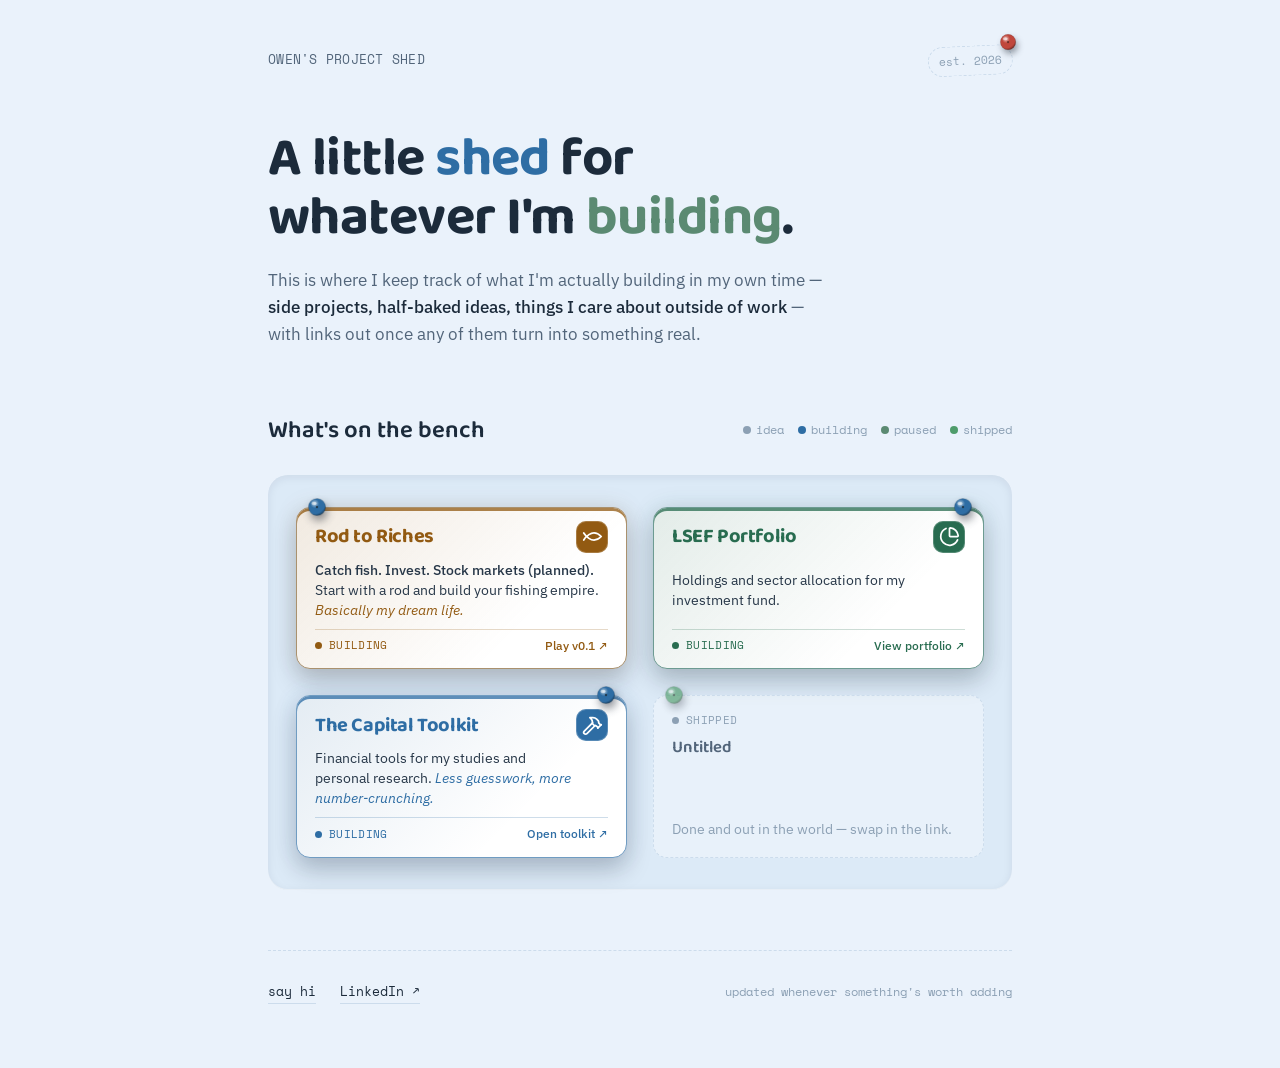
<file: index.html>
<!doctype html>
<meta charset="utf-8">
<meta name="viewport" content="width=device-width, initial-scale=1">
<title>Owen's Project Shed</title>
<meta name="description" content="Owen's running log of whatever he's building right now.">
<link rel="preconnect" href="https://fonts.googleapis.com">
<link rel="preconnect" href="https://fonts.gstatic.com" crossorigin>
<link rel="stylesheet" href="https://fonts.googleapis.com/css2?family=Baloo+2:wght@500;600;700&family=IBM+Plex+Sans:wght@400;500&family=Space+Mono:wght@400;700&display=swap">

<style>
  :root {
    --bg: #EAF2FB;
    --surface: #FFFFFF;
    --ink: #1C2B3B;
    --ink-soft: #52657A;
    --ink-faint: #8CA0B4;
    --accent: #2E6DA4;
    --accent-2: #5B8A72;
    --accent-soft: #DCEAF7;
    --accent-2-soft: #E4EFE8;
    --border: #CCDCEC;
    --focus: #2E6DA4;
    --project-gold: #925A12;
    --project-green: #286C50;
  }

  @media (prefers-color-scheme: dark) {
    :root:not([data-theme="light"]) {
      --bg: #101A24;
      --surface: #17232F;
      --ink: #E7EEF5;
      --ink-soft: #9FB1C2;
      --ink-faint: #62748A;
      --accent: #6FB3EC;
      --accent-2: #86BE9F;
      --accent-soft: #1C2E3F;
      --accent-2-soft: #1D2E27;
      --border: #253A4C;
      --focus: #6FB3EC;
      --project-gold: #F4CC82;
      --project-green: #95DDB5;
    }
  }

  :root[data-theme="dark"] {
    --bg: #101A24;
    --surface: #17232F;
    --ink: #E7EEF5;
    --ink-soft: #9FB1C2;
    --ink-faint: #62748A;
    --accent: #6FB3EC;
    --accent-2: #86BE9F;
    --accent-soft: #1C2E3F;
    --accent-2-soft: #1D2E27;
    --border: #253A4C;
    --focus: #6FB3EC;
    --project-gold: #F4CC82;
    --project-green: #95DDB5;
  }

  * { box-sizing: border-box; }

  body {
    background: var(--bg);
    color: var(--ink);
    font-family: "IBM Plex Sans", system-ui, -apple-system, "Segoe UI", sans-serif;
    line-height: 1.55;
    -webkit-font-smoothing: antialiased;
  }

  ::selection { background: var(--accent-soft); color: var(--ink); }

  a { color: inherit; }
  a:focus-visible, button:focus-visible {
    outline: 2px solid var(--focus);
    outline-offset: 3px;
    border-radius: 2px;
  }

  .wrap {
    max-width: 800px;
    margin: 0 auto;
    padding: 0 28px;
  }

  /* ---------- header ---------- */

  header.top {
    padding: 36px 0 0;
  }

  .top .wrap {
    display: flex;
    justify-content: space-between;
    align-items: center;
    gap: 16px;
  }

  .mark {
    font-family: "Space Mono", monospace;
    font-size: 13px;
    letter-spacing: 0.02em;
    color: var(--ink-soft);
  }

  .stamp {
    position: relative;
    font-family: "Space Mono", monospace;
    font-size: 11.5px;
    color: var(--ink-faint);
    border: 1px dashed var(--border);
    padding: 5px 10px;
    border-radius: 100px;
    transform: rotate(-2.5deg);
    transform-origin: calc(100% - 3px) -3px;
  }

  .stamp .pin-icon {
    position: absolute;
    top: -12px;
    right: -6px;
    width: 18px;
    height: 18px;
    color: #C0473C;
    transform: rotate(2.5deg);
    filter: drop-shadow(2px 4px 3px rgba(15, 23, 36, 0.4));
    pointer-events: none;
  }

  /* ---------- hero ---------- */

  .hero {
    padding: 56px 0 44px;
  }

  h1 {
    font-family: "Baloo 2", system-ui, sans-serif;
    font-weight: 700;
    font-size: clamp(2.3rem, 6vw, 3.4rem);
    line-height: 1.08;
    letter-spacing: -0.01em;
    margin: 0 0 20px;
    text-wrap: balance;
  }

  h1 .pop {
    color: var(--accent);
  }

  h1 .pop2 {
    color: var(--accent-2);
  }

  .lede {
    font-size: 1.08rem;
    color: var(--ink-soft);
    max-width: 56ch;
    margin: 0;
  }

  .lede strong { color: var(--ink); font-weight: 500; }

  /* ---------- section shell ---------- */

  section { padding: 20px 0 52px; }

  .section-head {
    display: flex;
    justify-content: space-between;
    align-items: center;
    gap: 16px;
    margin-bottom: 26px;
    flex-wrap: wrap;
  }

  .section-head h2 {
    font-family: "Baloo 2", system-ui, sans-serif;
    font-weight: 600;
    font-size: 1.5rem;
    margin: 0;
  }

  .legend {
    display: flex;
    gap: 14px;
    font-family: "Space Mono", monospace;
    font-size: 11.5px;
    color: var(--ink-faint);
    flex-wrap: wrap;
  }

  .legend span { display: inline-flex; align-items: center; gap: 5px; }

  .legend .swatch { width: 8px; height: 8px; border-radius: 50%; }

  /* ---------- project board ---------- */

  .board {
    display: grid;
    grid-template-columns: repeat(2, 1fr);
    grid-auto-rows: 1fr;
    gap: 26px;
    background: var(--accent-soft);
    border-radius: 20px;
    padding: 32px 28px;
    box-shadow:
      inset 0 2px 10px rgba(20, 30, 45, 0.08),
      inset 0 -1px 0 rgba(255, 255, 255, 0.5);
  }

  .card {
    position: relative;
    background: var(--surface);
    border: 1px solid var(--border);
    border-radius: 14px;
    padding: 16px 18px;
    display: flex;
    flex-direction: column;
    gap: 6px;
    min-height: 148px;
    text-decoration: none;
    box-shadow: 0 10px 16px rgba(20, 30, 45, 0.16), 0 2px 0 var(--border);
    transition: transform 0.15s ease, box-shadow 0.15s ease, background 0.15s ease;
  }

  /* pin sits at a fixed point on the board; the card is what tilts around it,
     so each card's rotation pivots on its own pin instead of its own center.
     seen from directly above, the pin itself never rotates (it counter-rotates
     to cancel the card's own tilt) so the highlight always falls from the same
     fixed direction no matter how the card underneath is angled */
  .pin-icon {
    position: absolute;
    top: -11px;
    width: 20px;
    height: 20px;
    z-index: 3;
    color: var(--ink-faint);
    filter: drop-shadow(2px 5px 4px rgba(15, 23, 36, 0.45));
    pointer-events: none;
    transition: transform 0.15s ease;
  }

  .card:has(.status.building) .pin-icon { color: var(--accent); }
  .card:has(.status.paused) .pin-icon { color: var(--accent-2); }
  .card:has(.status.shipped) .pin-icon { color: #4E9C6B; }

  .card:nth-child(1) { transform-origin: 20px -1px; transform: rotate(-2deg); }
  .card:nth-child(1) .pin-icon { left: 10px; transform: rotate(2deg); }
  .card:nth-child(2) { transform-origin: calc(100% - 20px) -1px; transform: rotate(1.6deg); }
  .card:nth-child(2) .pin-icon { right: 10px; transform: rotate(-1.6deg); }
  .card:nth-child(3) { transform-origin: calc(100% - 20px) -1px; transform: rotate(-1.4deg); }
  .card:nth-child(3) .pin-icon { right: 10px; transform: rotate(1.4deg); }
  .card:nth-child(4) { transform-origin: 20px -1px; transform: rotate(2deg); }
  .card:nth-child(4) .pin-icon { left: 10px; transform: rotate(-2deg); }

  a.card:hover {
    transform: translateY(-3px) rotate(0deg);
    box-shadow: 0 16px 22px rgba(20, 30, 45, 0.2), 0 2px 0 var(--border);
  }

  /* the pin's counter-rotation only cancels the card's resting tilt - once
     the card straightens on hover there is nothing left to cancel, so the
     pin needs its own matching reset or it would visibly twitch */
  a.card:hover .pin-icon {
    transform: rotate(0deg);
  }

  .status {
    display: inline-flex;
    align-items: center;
    gap: 7px;
    font-family: "Space Mono", monospace;
    font-size: 11px;
    letter-spacing: 0.03em;
    text-transform: uppercase;
    color: var(--ink-faint);
    align-self: flex-start;
  }

  .status .swatch { width: 7px; height: 7px; border-radius: 50%; }

  .status.idea .swatch { background: var(--ink-faint); }
  .status.building .swatch { background: var(--accent); }
  .status.paused .swatch { background: var(--accent-2); }
  .status.shipped .swatch { background: #4E9C6B; }

  .card-name {
    font-family: "Baloo 2", system-ui, sans-serif;
    font-size: 1.2rem;
    font-weight: 600;
    color: var(--ink-faint);
  }

  .card-desc {
    font-size: 0.92rem;
    color: var(--ink-faint);
    margin-top: auto;
  }

  /* Real projects stand out as illuminated, pinned notes on the bench. */
  .card:not([aria-disabled="true"]) {
    --project-color: var(--accent);
    min-height: 148px;
    padding: 13px 18px;
    display: grid;
    grid-template-rows: auto 1fr auto;
    gap: 8px;
    border: 1.5px solid color-mix(in srgb, var(--project-color) 58%, var(--border));
    background:
      linear-gradient(135deg, color-mix(in srgb, var(--project-color) 13%, transparent), transparent 70%),
      var(--surface);
    box-shadow:
      inset 0 3px 0 color-mix(in srgb, var(--project-color) 75%, transparent),
      0 12px 24px rgba(12, 25, 38, 0.22),
      0 0 24px color-mix(in srgb, var(--project-color) 10%, transparent);
  }

  .card.card-fishing { --project-color: var(--project-gold); }
  .card.card-portfolio { --project-color: var(--project-green); }
  .card.card-toolkit { --project-color: var(--accent); }

  .project-heading {
    display: grid;
    grid-template-columns: minmax(0, 1fr) 32px;
    align-items: center;
    gap: 12px;
  }

  .project-mark {
    width: 32px;
    height: 32px;
    display: grid;
    place-items: center;
    border-radius: 10px;
    background: var(--project-color);
    color: var(--surface);
    box-shadow: inset 0 0 0 1px rgba(255, 255, 255, 0.2);
  }

  .project-mark svg {
    display: block;
    width: 21px;
    height: 21px;
    fill: none;
    stroke: currentColor;
    stroke-width: 2;
    stroke-linecap: round;
    stroke-linejoin: round;
  }

  .project-footer {
    display: flex;
    align-items: center;
    justify-content: space-between;
    flex-wrap: wrap;
    gap: 5px 10px;
    border-top: 1px solid color-mix(in srgb, var(--project-color) 23%, transparent);
    padding-top: 7px;
  }

  .project-footer .status { align-self: center; }
  .project-action {
    color: var(--project-color);
    font-size: .75rem;
    font-weight: 500;
    white-space: nowrap;
  }

  .card:not([aria-disabled="true"]) .status,
  .card:not([aria-disabled="true"]) .card-name,
  .card:not([aria-disabled="true"]) .card-desc {
    position: relative;
    z-index: 2;
  }

  .card:not([aria-disabled="true"]) .pin-icon { color: var(--project-color); }
  .card:not([aria-disabled="true"]) .status {
    color: var(--project-color);
    font-size: 11px;
  }
  .card:not([aria-disabled="true"]) .status .swatch { background: var(--project-color); }
  .card:not([aria-disabled="true"]) .card-name {
    color: var(--project-color);
    font-size: 1.25rem;
    font-weight: 700;
    line-height: 1.15;
    letter-spacing: -0.02em;
  }
  .card:not([aria-disabled="true"]) .card-desc {
    color: color-mix(in srgb, var(--ink) 80%, var(--ink-soft));
    font-size: 0.86rem;
    line-height: 1.45;
    margin-top: 0;
    align-self: center;
    text-wrap: pretty;
  }
  .card-desc strong { font-weight: 500; }
  .card-desc em { color: var(--project-color); }
  a.card:not([aria-disabled="true"]):is(:hover, :focus-visible) {
    border-color: var(--project-color);
    transform: translateY(-5px) rotate(0deg);
    box-shadow:
      inset 0 3px 0 var(--project-color),
      0 18px 30px rgba(12, 25, 38, 0.28),
      0 0 30px color-mix(in srgb, var(--project-color) 16%, transparent);
  }
  a.card:not([aria-disabled="true"]):is(:hover, :focus-visible) .pin-icon { transform: rotate(0deg); }
  .card[aria-disabled="true"] {
    background: color-mix(in srgb, var(--surface) 35%, transparent);
    border-style: dashed;
    box-shadow: none;
    cursor: default;
    min-height: 148px;
    gap: 6px;
  }
  .card[aria-disabled="true"] .pin-icon { color: var(--ink-faint); opacity: 0.65; }
  .card[aria-disabled="true"] .card-name { color: var(--ink-soft); font-size: 1.05rem; }
  .card[aria-disabled="true"] .card-desc { font-size: 0.86rem; }
  .card[aria-disabled="true"] .status { color: var(--ink-faint); }
  .card[aria-disabled="true"] .status .swatch { background: var(--ink-faint); }
  .card[aria-disabled="true"]:hover { transform: none; box-shadow: none; }

  /* ---------- footer ---------- */

  footer {
    padding: 8px 0 56px;
  }

  .contact-row {
    display: flex;
    flex-wrap: wrap;
    justify-content: space-between;
    align-items: center;
    gap: 18px;
    padding-top: 30px;
    border-top: 1px dashed var(--border);
  }

  .contact-links {
    display: flex;
    gap: 24px;
    flex-wrap: wrap;
  }

  .contact-links a {
    font-family: "Space Mono", monospace;
    font-size: 13px;
    text-decoration: none;
    border-bottom: 1px solid var(--border);
    padding-bottom: 2px;
    transition: border-color 0.15s ease, color 0.15s ease;
  }

  .contact-links a:hover {
    color: var(--accent);
    border-color: var(--accent);
  }

  .footer-note {
    font-family: "Space Mono", monospace;
    font-size: 12px;
    color: var(--ink-faint);
  }

  @media (max-width: 600px) {
    .board { grid-template-columns: 1fr; }
    .card { transform: none !important; }
    a.card:hover { transform: translateY(-2px) !important; }
    .pin-icon { transform: rotate(0deg) !important; }
    .contact-row { flex-direction: column; align-items: flex-start; }
  }

  @media (prefers-reduced-motion: reduce) {
    * { transition: none !important; }
    .card { transform: none !important; }
  }

  /* ---------- scroll reveal ---------- */

  .reveal {
    opacity: 0;
    transform: translateY(20px);
    transition: opacity 0.7s cubic-bezier(.2,.7,.3,1), transform 0.7s cubic-bezier(.2,.7,.3,1);
  }

  .reveal.is-visible {
    opacity: 1;
    transform: translateY(0);
  }

  /* cards already own the transform property for their pin tilt/hover lift,
     so give them their own transition list rather than letting .reveal's
     generic one (higher specificity via the extra class) clobber it - the
     card keeps its fast hover response and just gains a slow opacity fade */
  .card.reveal {
    transition: transform 0.15s ease, box-shadow 0.15s ease, background 0.15s ease, opacity 0.7s cubic-bezier(.2,.7,.3,1);
  }

  .board .card.reveal:nth-child(1) { transition-delay: 0s; }
  .board .card.reveal:nth-child(2) { transition-delay: 0.08s; }
  .board .card.reveal:nth-child(3) { transition-delay: 0.16s; }
  .board .card.reveal:nth-child(4) { transition-delay: 0.24s; }

  @media (prefers-reduced-motion: reduce) {
    .reveal {
      opacity: 1 !important;
      transform: none !important;
      transition: none !important;
    }
  }
</style>

<header class="top">
  <div class="wrap">
    <span class="mark">OWEN'S PROJECT SHED</span>
    <span class="stamp"><svg class="pin-icon" viewBox="0 0 28 28" aria-hidden="true"><use href="#pushpin-icon"></use></svg>est. 2026</span>
  </div>
</header>

<main>
  <svg aria-hidden="true" style="position:absolute;width:0;height:0;overflow:hidden">
    <defs>
      <!-- birds-eye pushpin: currentColor gives each instance its own color,
           this radial overlay does the curvature shading on top of any color -->
      <radialGradient id="pinDome" cx="36%" cy="30%" r="75%">
        <stop offset="0%" stop-color="rgba(255,255,255,0.65)"/>
        <stop offset="35%" stop-color="rgba(255,255,255,0)"/>
        <stop offset="78%" stop-color="rgba(0,0,0,0)"/>
        <stop offset="100%" stop-color="rgba(0,0,0,0.42)"/>
      </radialGradient>
      <symbol id="pushpin-icon" viewBox="0 0 28 28">
        <circle cx="14" cy="14" r="12" fill="currentColor"/>
        <circle cx="14" cy="14" r="12" fill="url(#pinDome)"/>
        <circle cx="14" cy="14" r="12" fill="none" stroke="rgba(0,0,0,0.3)" stroke-width="0.6"/>
        <ellipse cx="9.8" cy="9" rx="3.6" ry="2.4" fill="rgba(255,255,255,0.55)"/>
        <circle cx="14" cy="14" r="1.7" fill="rgba(20,18,16,0.55)"/>
      </symbol>
      <!-- Project icons: Lucide fish-symbol, chart-pie and hammer (https://lucide.dev).
      ISC License
      Copyright (c) 2026 Lucide Icons and Contributors
      Permission to use, copy, modify, and/or distribute this software for any
      purpose with or without fee is hereby granted, provided that the above
      copyright notice and this permission notice appear in all copies.
      THE SOFTWARE IS PROVIDED "AS IS" AND THE AUTHOR DISCLAIMS ALL WARRANTIES
      WITH REGARD TO THIS SOFTWARE INCLUDING ALL IMPLIED WARRANTIES OF
      MERCHANTABILITY AND FITNESS. IN NO EVENT SHALL THE AUTHOR BE LIABLE FOR
      ANY SPECIAL, DIRECT, INDIRECT, OR CONSEQUENTIAL DAMAGES OR ANY DAMAGES
      WHATSOEVER RESULTING FROM LOSS OF USE, DATA OR PROFITS, WHETHER IN AN
      ACTION OF CONTRACT, NEGLIGENCE OR OTHER TORTIOUS ACTION, ARISING OUT OF
      OR IN CONNECTION WITH THE USE OR PERFORMANCE OF THIS SOFTWARE.
      -->
      <symbol id="project-fish" viewBox="0 0 24 24">
        <path d="M2 16s9-15 20-4C11 23 2 8 2 8"/>
      </symbol>
      <symbol id="project-allocation" viewBox="0 0 24 24">
        <path d="M21 12c.552 0 1.005-.449.95-.998a10 10 0 0 0-8.953-8.951c-.55-.055-.998.398-.998.95v8a1 1 0 0 0 1 1z"/>
        <path d="M21.21 15.89A10 10 0 1 1 8 2.83"/>
      </symbol>
      <symbol id="project-hammer" viewBox="0 0 24 24">
        <path d="m15 12-9.373 9.373a1 1 0 0 1-3.001-3L12 9"/>
        <path d="m18 15 4-4"/>
        <path d="m21.5 11.5-1.914-1.914A2 2 0 0 1 19 8.172v-.344a2 2 0 0 0-.586-1.414l-1.657-1.657A6 6 0 0 0 12.516 3H9l1.243 1.243A6 6 0 0 1 12 8.485V10l2 2h1.172a2 2 0 0 1 1.414.586L18.5 14.5"/>
      </symbol>
    </defs>
  </svg>
  <section class="hero">
    <div class="wrap">
      <h1>A little <span class="pop">shed</span> for whatever I'm <span class="pop2">building</span>.</h1>
      <p class="lede">This is where I keep track of what I'm actually building in my own time — <strong>side projects, half-baked ideas, things I care about outside of work</strong> — with links out once any of them turn into something real.</p>
    </div>
  </section>

  <section>
    <div class="wrap">
      <div class="section-head reveal">
        <h2>What's on the bench</h2>
        <div class="legend">
          <span><span class="swatch" style="background:var(--ink-faint)"></span>idea</span>
          <span><span class="swatch" style="background:var(--accent)"></span>building</span>
          <span><span class="swatch" style="background:var(--accent-2)"></span>paused</span>
          <span><span class="swatch" style="background:#4E9C6B"></span>shipped</span>
        </div>
      </div>
      <div class="board">
        <a class="card card-fishing reveal" href="rod-to-riches/">
          <svg class="pin-icon" viewBox="0 0 28 28" aria-hidden="true"><use href="#pushpin-icon"></use></svg>
          <div class="project-heading">
            <div class="card-name">Rod to Riches</div>
            <span class="project-mark" aria-hidden="true"><svg viewBox="0 0 24 24" focusable="false"><use href="#project-fish"></use></svg></span>
          </div>
          <div class="card-desc"><strong>Catch fish. Invest. Stock markets (planned).</strong> Start with a rod and build your fishing empire. <em>Basically my dream life.</em></div>
          <div class="project-footer">
            <span class="status building"><span class="swatch"></span>Building</span>
            <span class="project-action">Play v0.1 <span aria-hidden="true">↗</span></span>
          </div>
        </a>
        <a class="card card-portfolio reveal" href="lsef-dashboard.html">
          <svg class="pin-icon" viewBox="0 0 28 28" aria-hidden="true"><use href="#pushpin-icon"></use></svg>
          <div class="project-heading">
            <div class="card-name">LSEF Portfolio</div>
            <span class="project-mark" aria-hidden="true"><svg viewBox="0 0 24 24" focusable="false"><use href="#project-allocation"></use></svg></span>
          </div>
          <div class="card-desc">Holdings and sector allocation for my investment fund.</div>
          <div class="project-footer">
            <span class="status building"><span class="swatch"></span>Building</span>
            <span class="project-action">View portfolio <span aria-hidden="true">↗</span></span>
          </div>
        </a>
        <a class="card card-toolkit reveal" href="capital-toolkit/" aria-labelledby="capital-toolkit-title">
          <svg class="pin-icon" viewBox="0 0 28 28" aria-hidden="true"><use href="#pushpin-icon"></use></svg>
          <div class="project-heading">
            <div class="card-name" id="capital-toolkit-title">The Capital Toolkit</div>
            <span class="project-mark" aria-hidden="true"><svg viewBox="0 0 24 24" focusable="false"><use href="#project-hammer"></use></svg></span>
          </div>
          <div class="card-desc">Financial tools for my studies and personal research. <em>Less guesswork, more number-crunching.</em></div>
          <div class="project-footer">
            <span class="status building"><span class="swatch"></span>Building</span>
            <span class="project-action">Open toolkit <span aria-hidden="true">↗</span></span>
          </div>
        </a>
        <a class="card reveal" href="#" aria-disabled="true">
          <svg class="pin-icon" viewBox="0 0 28 28" aria-hidden="true"><use href="#pushpin-icon"></use></svg>
          <span class="status shipped"><span class="swatch"></span>Shipped</span>
          <div class="card-name">Untitled</div>
          <div class="card-desc">Done and out in the world — swap in the link.</div>
        </a>
      </div>
    </div>
  </section>

  <footer>
    <div class="wrap">
      <div class="contact-row reveal">
        <div class="contact-links">
          <a href="mailto:owen0212@gmail.com">say hi</a>
          <a href="#" aria-disabled="true">LinkedIn ↗</a>
        </div>
        <span class="footer-note">updated whenever something's worth adding</span>
      </div>
    </div>
  </footer>
</main>

<script>
  (function () {
    var els = document.querySelectorAll('.reveal');
    if (!els.length) return;
    var reduced = window.matchMedia('(prefers-reduced-motion: reduce)').matches;
    if (reduced || !('IntersectionObserver' in window)) {
      els.forEach(function (el) { el.classList.add('is-visible'); });
      return;
    }
    var io = new IntersectionObserver(function (entries) {
      entries.forEach(function (entry) {
        if (entry.isIntersecting) {
          entry.target.classList.add('is-visible');
          io.unobserve(entry.target);
        }
      });
    }, { threshold: 0.12, rootMargin: '0px 0px -40px 0px' });
    els.forEach(function (el) { io.observe(el); });
  })();
</script>
</file>
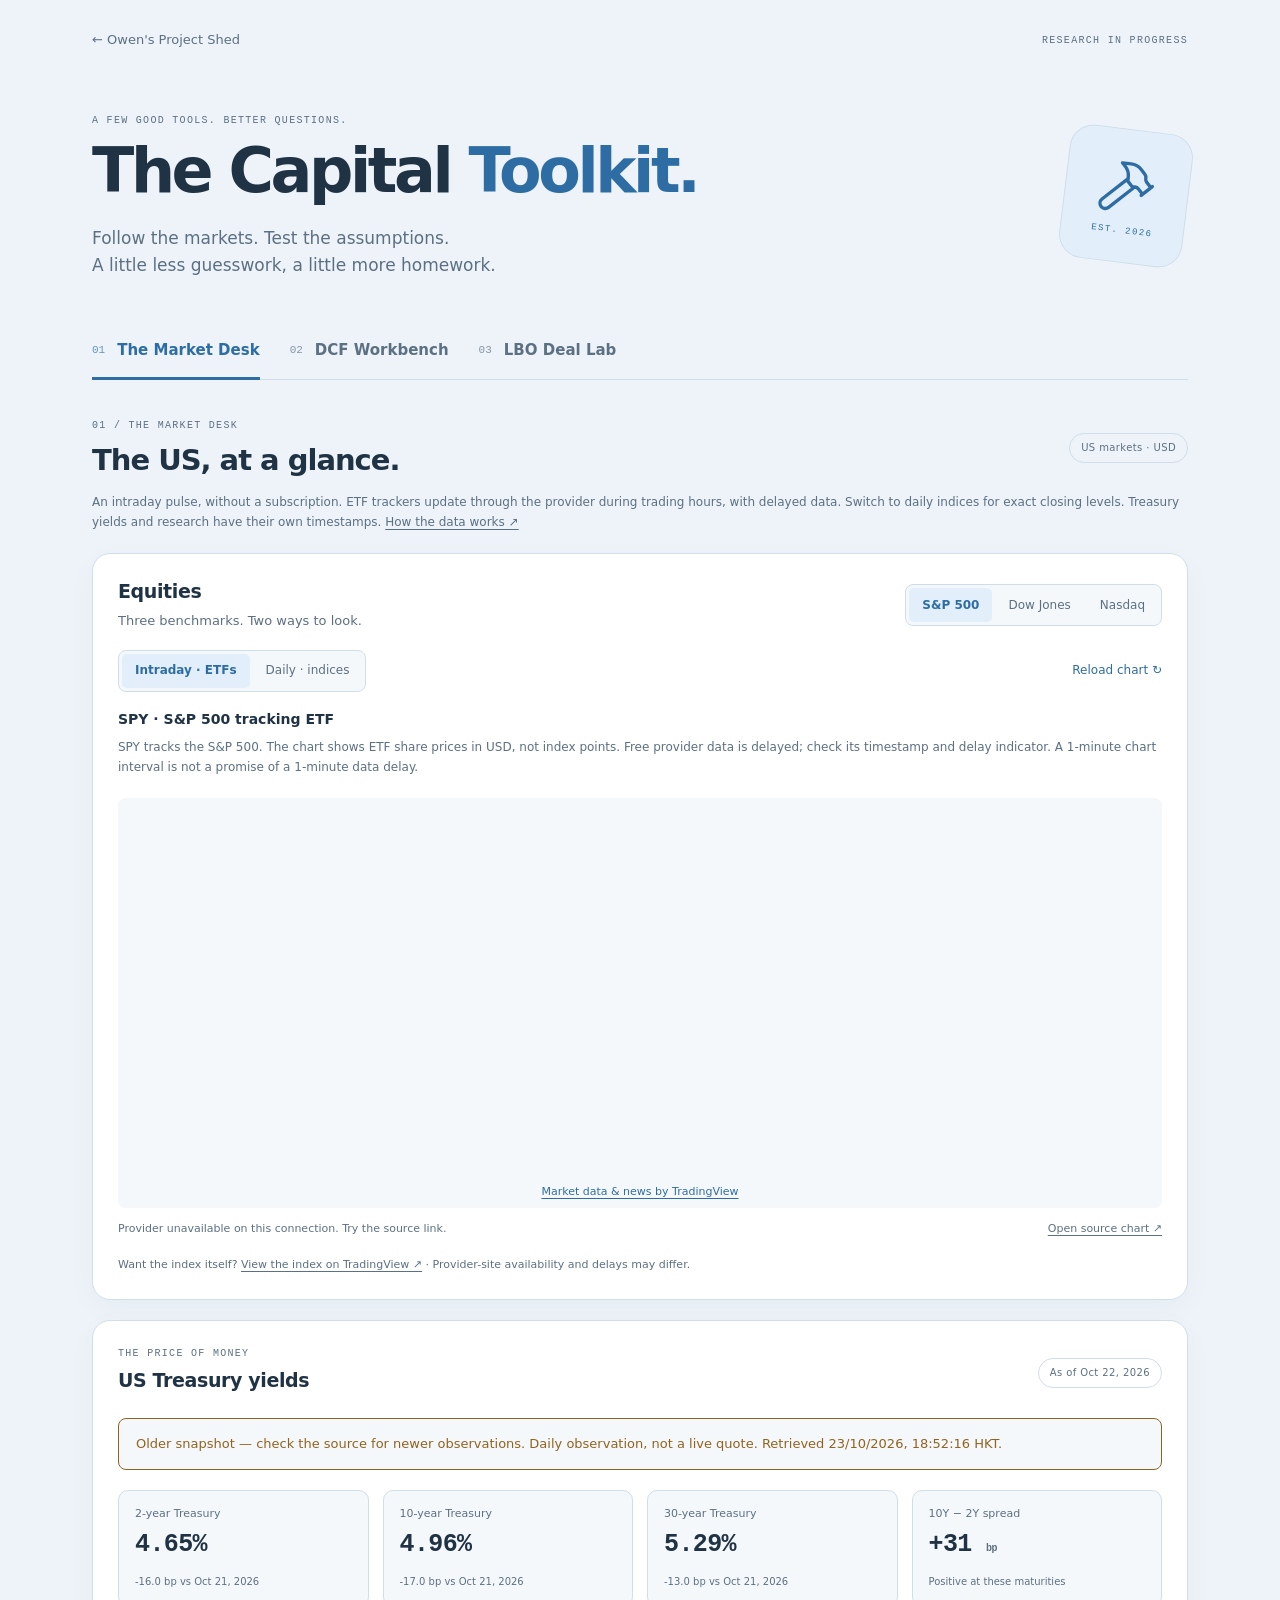
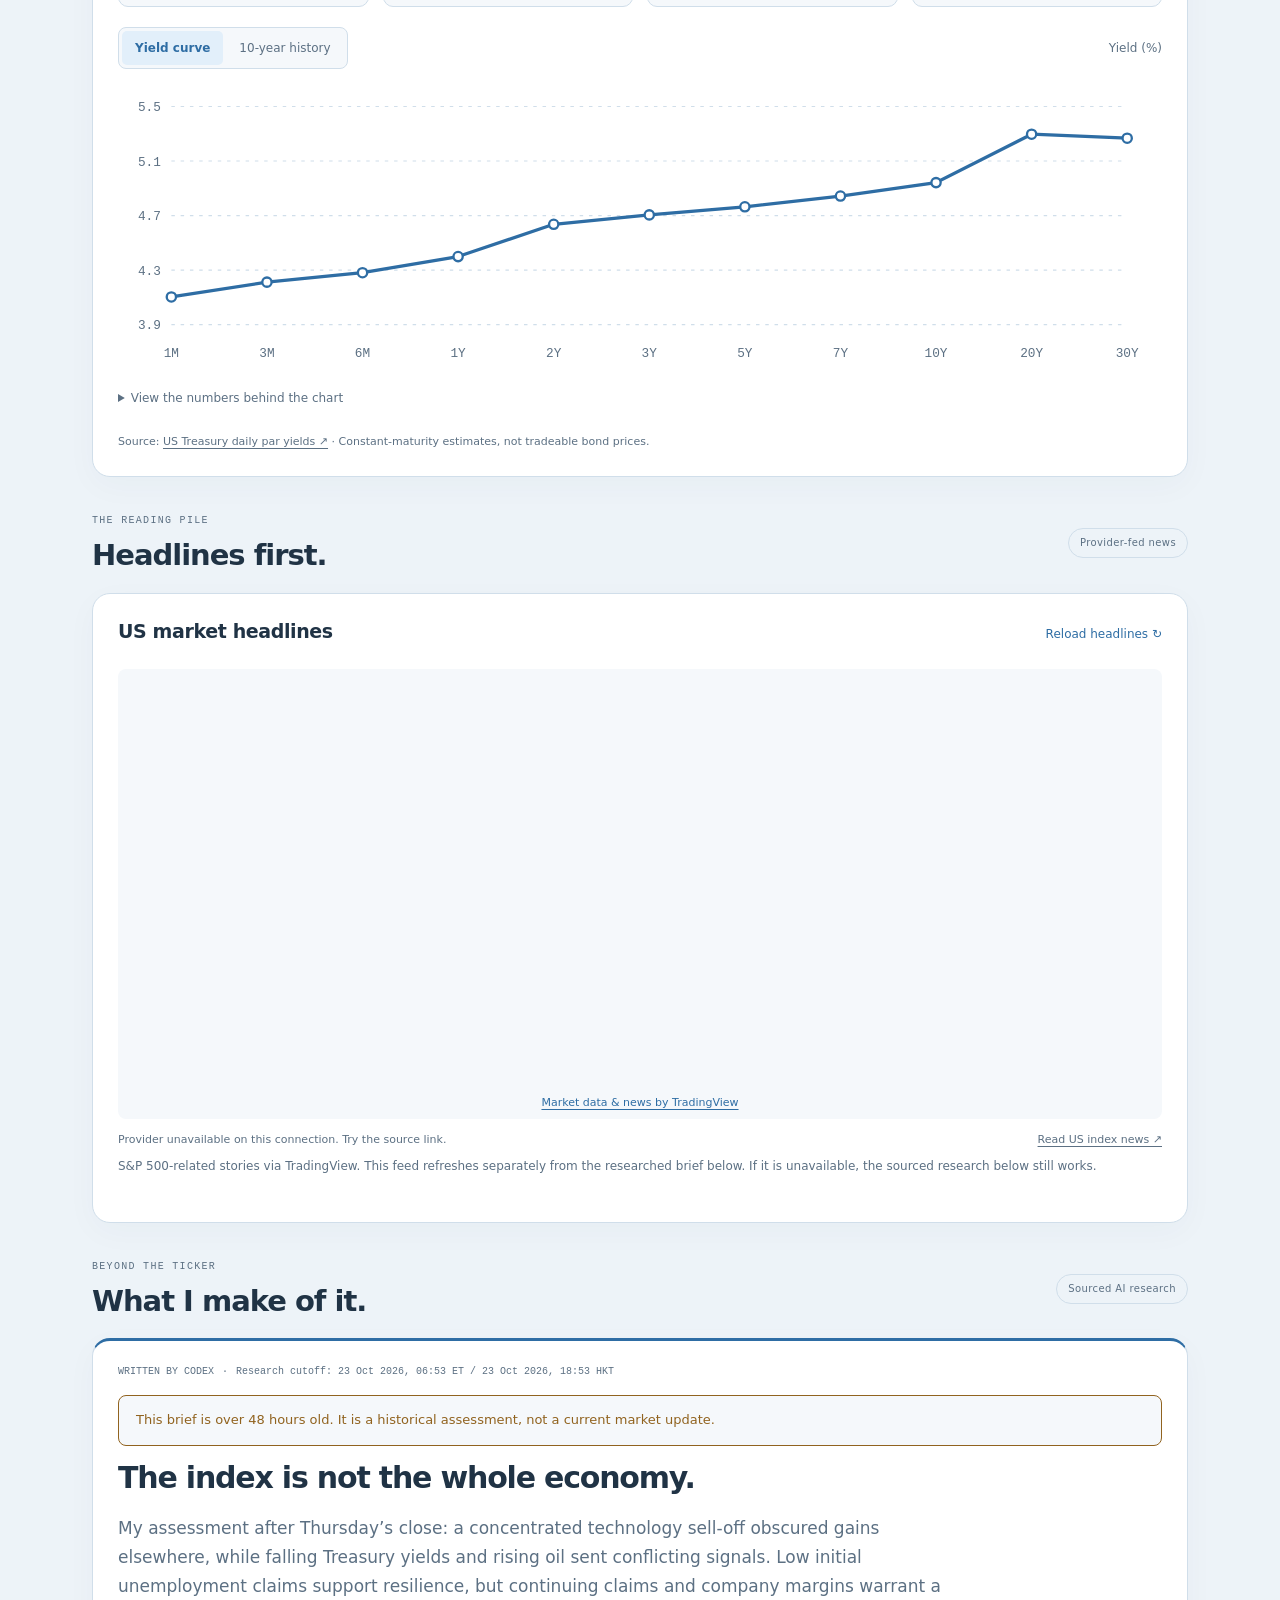
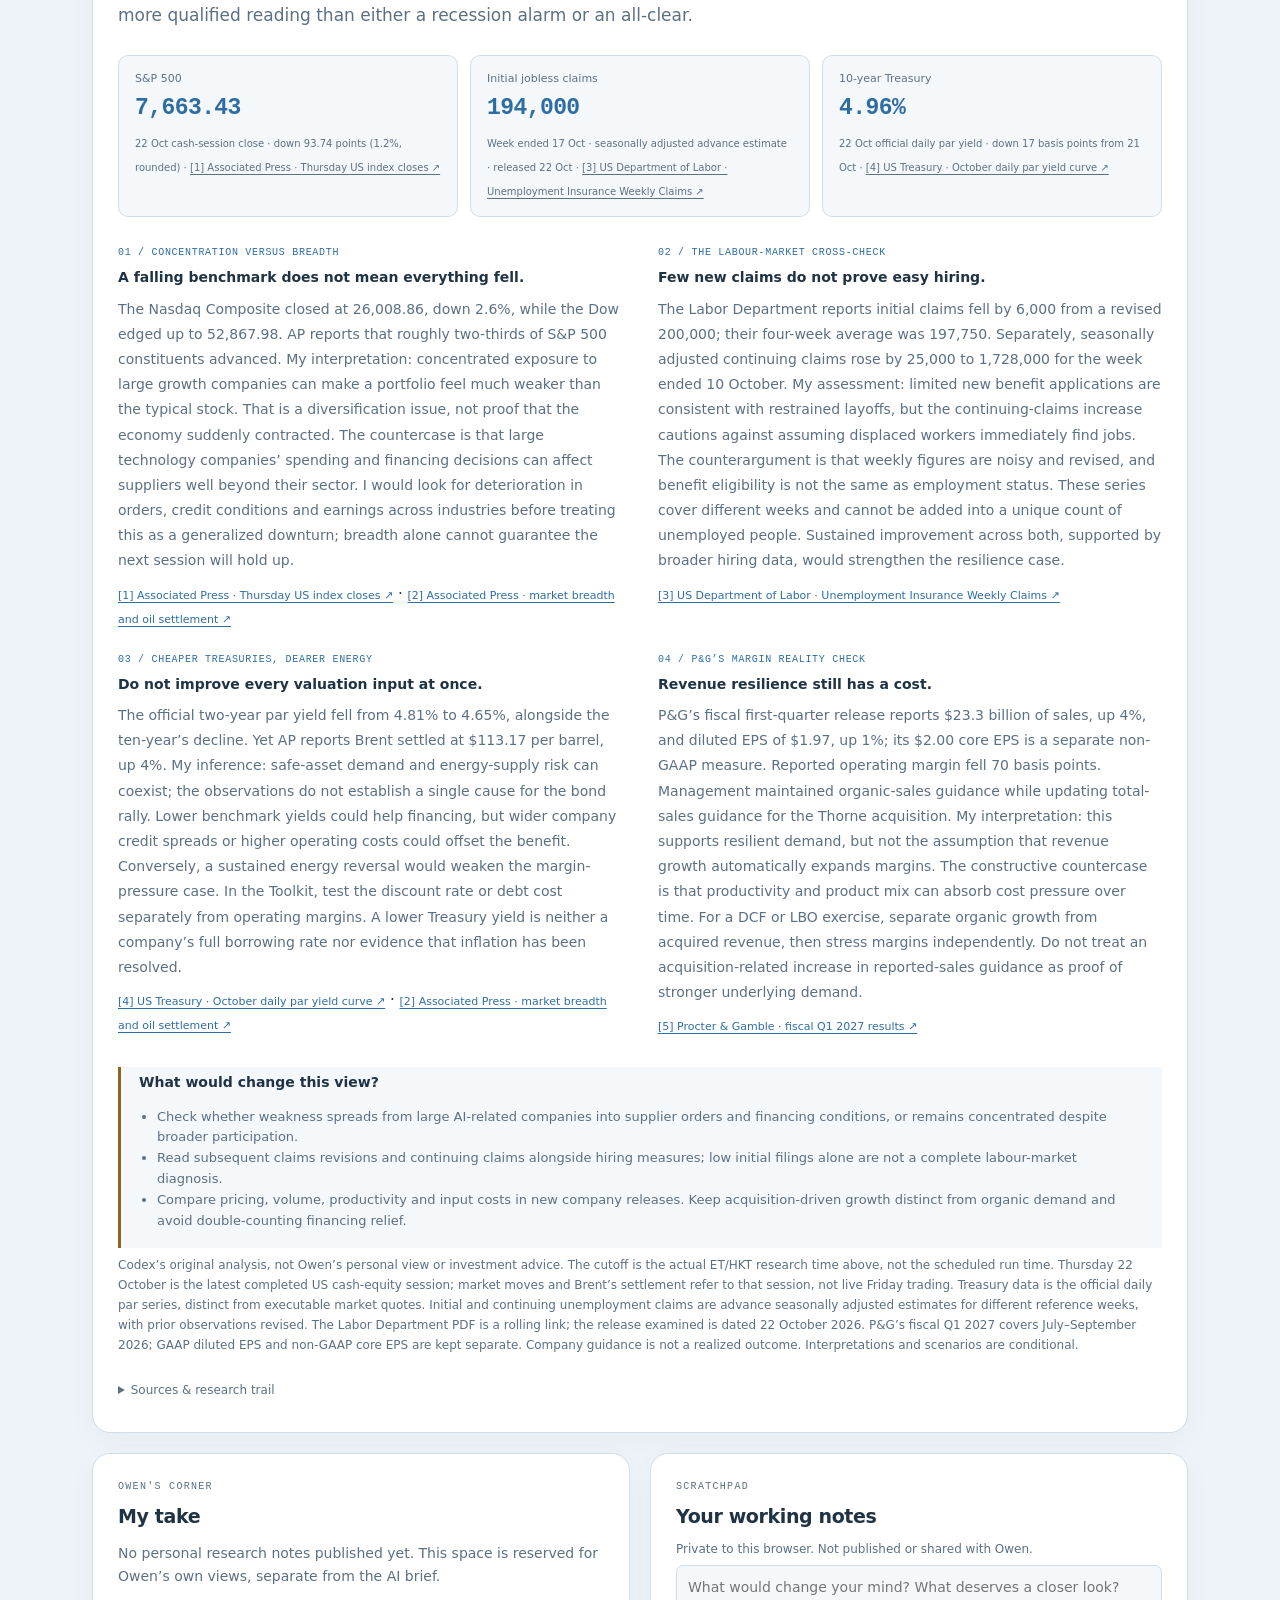
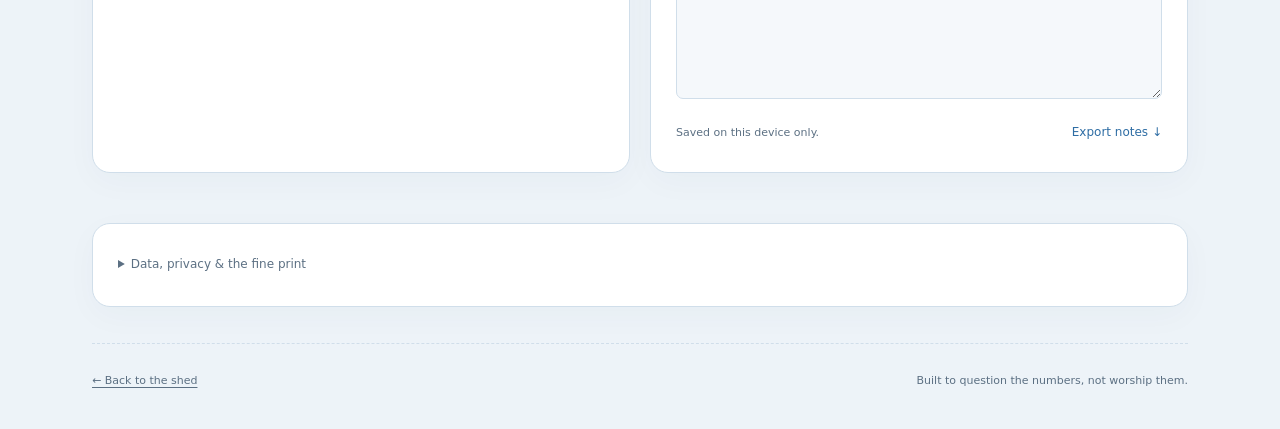
<file: capital-toolkit/index.html>
<!doctype html>
<html lang="en">
<head>
  <meta charset="utf-8">
  <meta name="viewport" content="width=device-width, initial-scale=1">
  <meta name="description" content="The Capital Toolkit: US market charts, sourced research, a DCF calculator, and an interactive LBO model.">
  <title>The Capital Toolkit · Owen's Project Shed</title>
  <link rel="stylesheet" href="toolkit.css?v=20260927-lbo">
  <script type="module" src="app.mjs?v=20260927-lbo"></script>
</head>
<body>
  <a class="skip" href="#main">Skip to tools</a>
  <header class="top wrap"><a class="back" href="../">← Owen's Project Shed</a><span class="eyebrow">RESEARCH IN PROGRESS</span></header>
  <main id="main" class="wrap">
    <section class="hero">
      <div><p class="eyebrow">A FEW GOOD TOOLS. BETTER QUESTIONS.</p><h1>The Capital <span>Toolkit.</span></h1><p class="lede">Follow the markets. Test the assumptions.<br>A little less guesswork, a little more homework.</p></div>
      <div class="hero-mark" aria-hidden="true"><svg viewBox="0 0 24 24"><path d="m15 12-9.373 9.373a1 1 0 0 1-3.001-3L12 9M18 15l4-4m-.5.5-1.914-1.914A2 2 0 0 1 19 8.172v-.344a2 2 0 0 0-.586-1.414l-1.657-1.657A6 6 0 0 0 12.516 3H9l1.243 1.243A6 6 0 0 1 12 8.485V10l2 2h1.172a2 2 0 0 1 1.414.586L18.5 14.5"/></svg><span>EST. 2026</span></div>
    </section>
    <nav class="tool-nav" aria-label="Financial tools"><a href="#markets" class="selected" data-tool="markets"><span>01</span> The Market Desk</a><a href="#dcf" data-tool="dcf"><span>02</span> DCF Workbench</a><a href="#lbo" data-tool="lbo"><span>03</span> LBO Deal Lab</a></nav>
    <noscript><p class="notice">JavaScript is needed for the charts and calculator. You can still read the <a href="data/brief.json">sourced research brief</a> and <a href="https://home.treasury.gov/resource-center/data-chart-center/interest-rates/TextView?type=daily_treasury_yield_curve">official Treasury data</a>.</p></noscript>
    <section id="markets" class="tool-panel" aria-labelledby="markets-title">
      <div class="section-heading"><div><p class="eyebrow">01 / THE MARKET DESK</p><h2 id="markets-title">The US, at a glance.</h2></div><span class="pill">US markets · USD</span></div>
      <p class="data-note">An intraday pulse, without a subscription. ETF trackers update through the provider during trading hours, with delayed data. Switch to daily indices for exact closing levels. Treasury yields and research have their own timestamps. <a href="#data-details">How the data works ↗</a></p>
      <article class="panel equity-panel">
        <div class="panel-heading"><div><h3>Equities</h3><p>Three benchmarks. Two ways to look.</p></div><div class="segmented" aria-label="Choose a benchmark"><button data-benchmark="sp" aria-pressed="true">S&amp;P 500</button><button data-benchmark="dow" aria-pressed="false">Dow Jones</button><button data-benchmark="nasdaq" aria-pressed="false">Nasdaq</button></div></div>
        <div class="chart-heading"><div class="segmented" aria-label="Choose chart data"><button data-market-mode="intraday" aria-pressed="true">Intraday · ETFs</button><button data-market-mode="daily" aria-pressed="false">Daily · indices</button></div><button id="reload-chart" class="text-button">Reload chart ↻</button></div>
        <h4 id="equity-title">SPY · S&amp;P 500 tracking ETF</h4>
        <p id="equity-description" class="data-note">ETF share prices, not index points. Free provider data is delayed.</p>
        <div id="equity-widget" class="embed-frame chart-embed"></div>
        <div class="embed-help"><span id="equity-status" role="status">Connecting to chart provider…</span><a id="equity-source" href="https://www.tradingview.com/symbols/AMEX-SPY/" target="_blank" rel="noopener noreferrer">Open source chart ↗</a></div>
        <p class="source-line">Want the index itself? <a id="index-source" href="https://www.tradingview.com/symbols/SP-SPX/" target="_blank" rel="noopener noreferrer">View the index on TradingView ↗</a> · Provider-site availability and delays may differ.</p>
      </article>
      <article class="panel treasury-panel">
        <div class="panel-heading"><div><p class="eyebrow">THE PRICE OF MONEY</p><h3>US Treasury yields</h3></div><span id="treasury-date" class="pill">Loading daily data</span></div>
        <p id="treasury-status" class="data-note" role="status">Fetching the latest saved Treasury observations…</p>
        <div id="yield-stats" class="stat-grid"></div>
        <div class="chart-heading"><div class="segmented" aria-label="Treasury chart"><button data-yield-chart="curve" aria-pressed="true">Yield curve</button><button data-yield-chart="history" aria-pressed="false">10-year history</button></div><span class="data-note">Yield (%)</span></div>
        <div id="yield-chart" class="native-chart" aria-live="polite"></div>
        <details><summary>View the numbers behind the chart</summary><div id="yield-table" class="table-scroll"></div></details>
        <p class="source-line">Source: <a href="https://home.treasury.gov/resource-center/data-chart-center/interest-rates/TextView?type=daily_treasury_yield_curve" target="_blank" rel="noopener noreferrer">US Treasury daily par yields ↗</a> · Constant-maturity estimates, not tradeable bond prices.</p>
      </article>
      <div class="section-heading"><div><p class="eyebrow">THE READING PILE</p><h2>Headlines first.</h2></div><span class="pill">Provider-fed news</span></div>
      <article class="panel"><div class="panel-heading"><h3>US market headlines</h3><button id="reload-news" class="text-button">Reload headlines ↻</button></div><div id="news-widget" class="embed-frame news-embed"></div><div class="embed-help"><span id="news-status" role="status">Connecting to news provider…</span><a href="https://www.tradingview.com/symbols/SP-SPX/news/" target="_blank" rel="noopener noreferrer">Read US index news ↗</a></div><p class="data-note">S&amp;P 500-related stories via TradingView. This feed refreshes separately from the researched brief below. If it is unavailable, the sourced research below still works.</p></article>
      <div class="section-heading" id="analysis"><div><p class="eyebrow">BEYOND THE TICKER</p><h2>What I make of it.</h2></div><span class="pill">Sourced AI research</span></div>
      <article id="research-brief" class="panel research" aria-live="polite"><p>Loading the latest published brief…</p></article>
      <div class="notes-grid">
        <article class="panel"><p class="eyebrow">OWEN'S CORNER</p><h3>My take</h3><div id="owner-notes"><p class="muted">No personal research notes published yet. This space is reserved for Owen’s own views, separate from the AI brief.</p></div></article>
        <article class="panel"><p class="eyebrow">SCRATCHPAD</p><h3>Your working notes</h3><label for="scratchpad" class="data-note">Private to this browser. Not published or shared with Owen.</label><textarea id="scratchpad" rows="5" maxlength="20000" placeholder="What would change your mind? What deserves a closer look?"></textarea><div class="embed-help"><span id="notes-status" role="status">Saved on this device only.</span><button id="export-notes" class="text-button">Export notes ↓</button></div></article>
      </div>
    </section>
    <section id="dcf" class="tool-panel" aria-labelledby="dcf-title" hidden>
      <div class="section-heading"><div><p class="eyebrow">02 / DCF WORKBENCH</p><h2 id="dcf-title">What’s it actually worth?</h2></div><span class="pill">Runs in your browser</span></div>
      <p class="data-note">A simple unlevered free-cash-flow valuation. Change the assumptions, see the consequences. The starting numbers are fictional—not a valuation of a listed company.</p>
      <div class="dcf-layout">
        <form id="dcf-form" class="panel inputs" novalidate>
          <div class="panel-heading"><h3>Your assumptions</h3><button type="button" id="reset-dcf" class="text-button">Load example ↺</button></div>
          <p class="data-note">Money in <strong>USD millions</strong>; shares in <strong>millions</strong>. Share prices are USD.</p>
          <label>Company / model name<input name="name" maxlength="80" autocomplete="off" value="Example company"></label>
          <div class="field-grid">
            <label>Base-year FCFF ($m)<input name="fcf" type="number" step="any" min="0.01" value="100" required></label>
            <label>Annual FCFF growth (%)<input name="growth" type="number" step="any" min="-99.99" max="100" value="8" required></label>
            <label>Forecast years<select name="years"><option>3</option><option selected>5</option><option>10</option></select></label>
            <label>WACC (%)<input name="wacc" type="number" min="0.01" max="100" step="any" value="10" required></label>
            <label>Terminal growth (%)<input name="terminal" type="number" step="any" value="2.5" required></label>
            <label>Excess cash ($m)<input name="cash" type="number" min="0" step="any" value="150" required></label>
            <label>Debt &amp; other claims ($m)<input name="debt" type="number" min="0" step="any" value="300" required></label>
            <label>Diluted shares (m)<input name="shares" type="number" min="0.01" step="any" value="100" required></label>
            <label class="full">Comparison price ($/share)<input name="price" type="number" min="0" step="any" value="15" required><span class="field-hint">Enter 0 to omit. This is your input, not a live quote.</span></label>
          </div>
          <p class="data-note">FCFF is cash available to debt and equity holders, before debt payments. Use normalized unlevered cash flow—not net income or levered FCF.</p>
          <p id="dcf-save-status" class="source-line" role="status">Assumptions save in this browser only.</p>
        </form>
        <div class="dcf-output"><p id="dcf-error" class="notice error" role="alert" hidden></p><div id="dcf-results" aria-live="polite"></div></div>
      </div>
      <article class="panel method"><details><summary>Open the hood: methodology &amp; limitations</summary><p>FCFF grows at your annual rate through the explicit forecast. Each year’s cash flow is discounted at a constant WACC using year-end timing. Terminal value assumes perpetual growth after the last forecast year.</p><p class="formula">Enterprise value = Σ FCFFₜ / (1 + WACC)ᵗ + [FCFFₙ × (1 + g) / (WACC − g)] / (1 + WACC)ⁿ</p><p>Equity value = enterprise value + excess cash − debt and other senior claims. Value per share = equity value ÷ diluted shares. Include preferred stock, non-controlling interests, or other relevant claims in the debt/claims input as appropriate; avoid double-counting leases.</p><p>This simplified model assumes positive normalized FCFF, a stable capital structure, and a sustainable terminal growth rate. It does not separately model revenue, margins, taxes, reinvestment, future dilution, or stock-based compensation. It is unsuitable for banks or businesses with negative cash flow without a more detailed model. Negative equity outputs are left visible, not presented as literal negative stock prices.</p><p>Methodology reference: <a href="https://pages.stern.nyu.edu/~adamodar/New_Home_Page/lectures/val.html" target="_blank" rel="noopener noreferrer">Aswath Damodaran, NYU Stern: firm valuation ↗</a></p></details></article>
    </section>
    <section id="lbo" class="tool-panel" aria-labelledby="lbo-title" hidden>
      <div class="section-heading"><div><p class="eyebrow">03 / LBO DEAL LAB</p><h2 id="lbo-title">Buy. Build. Pay it down.</h2></div><span class="pill">No spreadsheet required</span></div>
      <p class="data-note">What makes a buyout work: growth, a better exit, or less debt? Model a leveraged acquisition and follow the money. All starting assumptions are fictional, not current financing terms. <a href="#lbo-results">Jump to returns ↓</a></p>
      <div class="dcf-layout lbo-layout">
        <form id="lbo-form" class="panel inputs" novalidate>
          <div class="panel-heading"><h3>Structure the deal</h3><button type="button" id="reset-lbo" class="text-button">Load example ↺</button></div>
          <p class="data-note">Money in <strong>USD millions</strong>. Multiples use EBITDA. A single debt tranche, with no interim distributions.</p>
          <label>Deal / model name<input name="name" maxlength="80" autocomplete="off" value="Harbour Supply Co. · fictional"></label>
          <fieldset><legend>01 / The business</legend><div class="field-grid">
            <label>Base-year revenue ($m)<input name="revenue" type="number" step="any" min="0.01" value="500" required></label>
            <label>EBITDA margin (%)<input name="margin" type="number" step="any" min="0.01" max="100" value="20" required></label>
            <label>Revenue growth (% / yr)<input name="growth" type="number" step="any" min="-99.99" max="100" value="5" required></label>
            <label>Holding period (years)<input name="years" type="number" step="1" min="1" max="10" value="5" required></label>
          </div><p class="field-hint">Margin stays constant, so EBITDA grows at the same rate as revenue.</p></fieldset>
          <fieldset><legend>02 / Entry &amp; exit</legend><div class="field-grid">
            <label>Entry EV / EBITDA (×)<input name="entryMultiple" type="number" step="any" min="0.01" max="100" value="10" required></label>
            <label>Exit EV / EBITDA (×)<input name="exitMultiple" type="number" step="any" min="0" max="100" value="10" required></label>
            <label>Entry fees (% of EV)<input name="entryFees" type="number" step="any" min="0" max="100" value="2" required></label>
            <label>Exit fees (% of EV)<input name="exitFees" type="number" step="any" min="0" max="100" value="1" required></label>
          </div><p class="field-hint">Cash-free, debt-free purchase. Entry fees include transaction and financing costs.</p></fieldset>
          <fieldset><legend>03 / The financing</legend><div class="field-grid">
            <label>Entry debt / EBITDA (×)<input name="leverage" type="number" step="any" min="0" max="20" value="5" required></label>
            <label>Cash interest rate (%)<input name="interest" type="number" step="any" min="0" max="100" value="8" required></label>
            <label>Annual amortization (%)<input name="amortization" type="number" step="any" min="0" max="100" value="5" required></label>
            <label>Excess cash sweep (%)<input name="sweep" type="number" step="any" min="0" max="100" value="100" required></label>
          </div><p class="field-hint">Amortization is a % of original debt. The sweep repays debt using available cash after mandatory payments. Interest uses opening debt.</p></fieldset>
          <fieldset><legend>04 / Cash conversion</legend><div class="field-grid">
            <label>Cash tax rate (%)<input name="tax" type="number" step="any" min="0" max="100" value="25" required></label>
            <label>D&amp;A (% of revenue)<input name="da" type="number" step="any" min="0" max="100" value="2" required></label>
            <label>Capex (% of revenue)<input name="capex" type="number" step="any" min="0" max="100" value="3" required></label>
            <label>NWC (% of revenue)<input name="nwc" type="number" step="any" min="0" max="100" value="10" required></label>
          </div><p class="field-hint">NWC is the operating working-capital balance; only its annual change consumes or releases cash.</p></fieldset>
          <p id="lbo-save-status" class="source-line" role="status">Assumptions save in this browser only.</p>
        </form>
        <div class="dcf-output"><p id="lbo-error" class="notice error" role="alert" hidden></p><div id="lbo-results" aria-live="polite"></div></div>
      </div>
      <article class="panel method"><details><summary>Open the hood: LBO methodology &amp; limitations</summary>
        <p>Purchase enterprise value = base-year EBITDA × entry multiple. Uses equal purchase EV plus entry fees; sources are new debt and sponsor equity. The business is delivered cash-free and debt-free with normal operating working capital included in the price. Opening excess cash is zero; no separate minimum cash reserve is funded.</p>
        <p>Revenue grows annually at a constant rate and margin remains fixed. Cash taxes equal max(EBIT − cash interest, 0) × tax rate. Interest is fully deductible in this simplified model; tax-law limits, loss carryforwards, purchase accounting and fee tax shields are not modeled. D&amp;A reduces taxable income but is non-cash.</p>
        <p class="formula">Cash flow before principal = EBITDA − interest − cash taxes − capex − change in NWC</p>
        <p>Interest uses beginning-of-year debt; principal is paid at year-end. Mandatory repayment is capped at remaining debt, then the cash sweep applies to all remaining available cash, including prior retained cash. Unused cash earns no interest and is retained until exit. A cash or mandatory-payment shortfall stops the forecast and suppresses returns: there is no assumed revolver or rescue equity. Remaining debt is repaid at exit; no earlier maturity or covenants are modeled.</p>
        <p class="formula">Exit proceeds = max(0, exit EBITDA × exit multiple − exit fees − debt + excess cash)<br>MOIC = exit proceeds ÷ initial sponsor equity<br>Annual IRR = MOIC^(1 / holding years) − 1</p>
        <p>That IRR formula is exact here because there is one initial equity outflow and one exit inflow, with no interim dividends or extra contributions. A total equity loss displays −100%. Debt exceeding net exit assets is flagged separately, not treated as negative sponsor proceeds. Returns are gross deal-level figures before fund fees, carry and investor taxes. Sensitivities change one operating-growth rate and the exit multiple, holding other assumptions fixed.</p>
        <p>This is a study and screening model, not an investment-committee-ready three-statement model. It excludes multiple debt tranches, floating-rate curves, PIK, refinancing, acquisitions, management dilution and distributions. Educational reference: <a href="https://www.wallstreetprep.com/knowledge/lbo-modeling-test-example-solutions/" target="_blank" rel="noopener noreferrer">Wall Street Prep: LBO modeling mechanics ↗</a>. This calculator uses its own simplified assumptions.</p>
      </details></article>
    </section>
    <details id="data-details" class="panel data-details"><summary>Data, privacy &amp; the fine print</summary><p>Equity charts and headlines are embedded from TradingView with attribution. Some symbols may be delayed or unavailable under the provider’s exchange licences. We do not scrape Yahoo Finance or extract TradingView data. If an embed cannot load, use its source link. <a href="https://www.tradingview.com/widget-docs/faq/data/" target="_blank" rel="noopener noreferrer">Provider data policy ↗</a></p><p>The Treasury chart uses a locally hosted copy of the official daily data, refreshed by the scheduled research task. The observation date and retrieval time are shown separately. A stale-data warning appears when the latest observation is over four calendar days old. Weekends and holidays can create legitimate gaps.</p><p>Analysis is authored by Codex from researched sources, not generated from the chart iframe. Briefs retain their own research cutoff and do not change when a quote changes. A daily update is scheduled for 6:30 a.m. Hong Kong time; completion depends on the scheduled task running successfully. Verify sources before relying on any claim.</p><p>Your scratchpad, DCF and LBO assumptions are stored in this browser’s local storage, not uploaded or synced. Browser clearing, private browsing, or a different device may remove or separate them. Embedded providers receive ordinary connection information such as your IP address and are subject to their own privacy policies. Neither GitHub Pages nor external feeds are guaranteed accessible from every mainland China network.</p><p>For education and personal research only. Not investment advice, a recommendation, or a guarantee of future returns.</p></details>
    <footer><a href="../">← Back to the shed</a><span>Built to question the numbers, not worship them.</span></footer>
  </main>
</body>
</html>
</file>
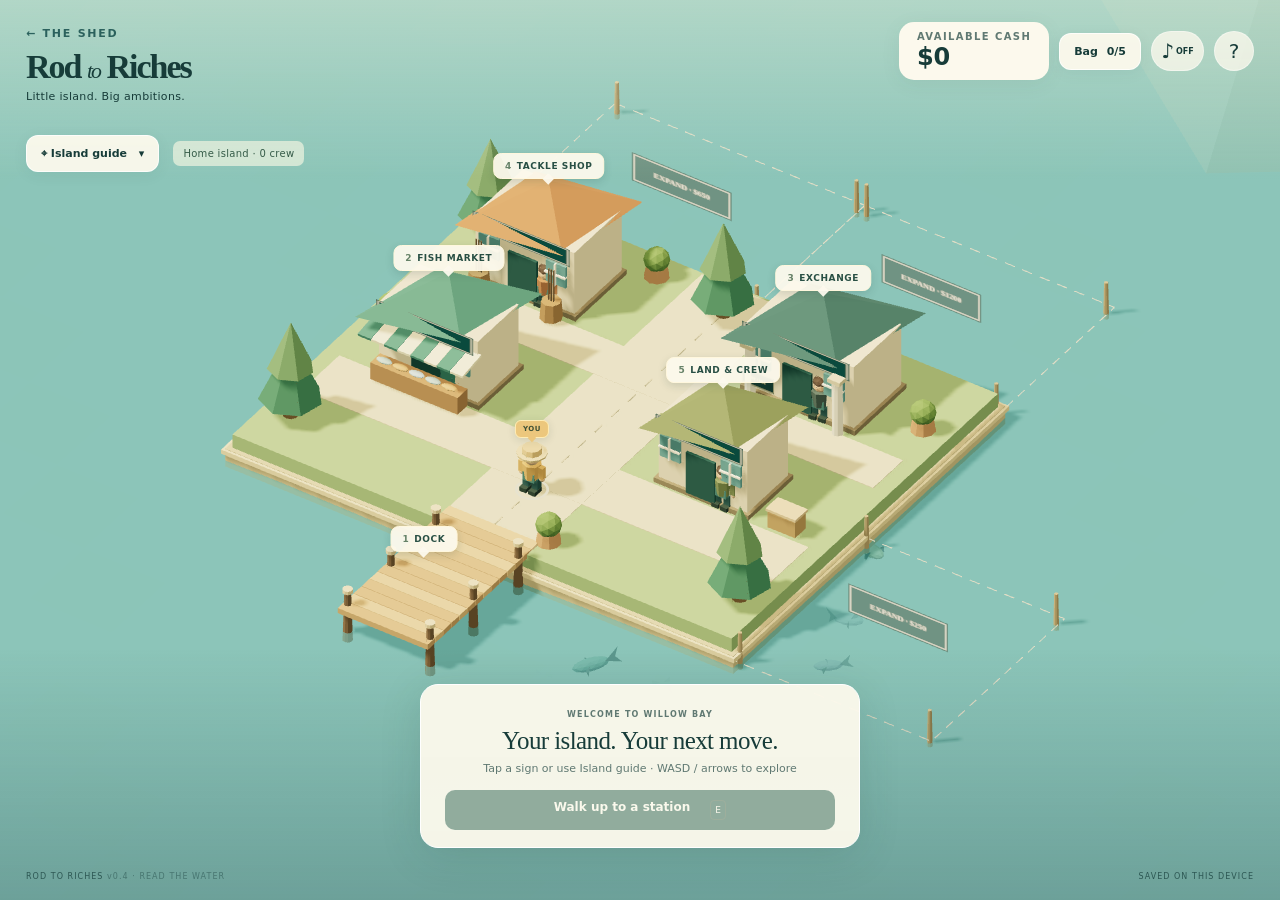
<file: rod-to-riches/index.html>
<!doctype html>
<html lang="en">
<head>
<meta charset="utf-8"><meta name="viewport" content="width=device-width,initial-scale=1,viewport-fit=cover">
<meta name="theme-color" content="#174f51"><meta name="description" content="Walk your island, catch fish, trade stocks and invest in land and a growing crew. Rod to Riches by Owen.">
<title>Rod to Riches · Owen's Project Shed</title>
<link rel="stylesheet" href="./style.css?v=island-1"><link rel="stylesheet" href="./island.css?v=island-1"><link rel="stylesheet" href="./fishing.css?v=shallows-1">
</head>
<body>
<main id="game" class="island-game">
 <div id="world" aria-label="Walkable three-dimensional fishing island"></div><div class="vignette" aria-hidden="true"></div>
 <header class="topbar"><div class="brand"><a href="../">← THE SHED</a><h1>Rod <i>to</i> Riches</h1><p>Little island. Big ambitions.</p></div>
 <div class="top-actions"><div class="wallet"><span>AVAILABLE CASH</span><strong id="coins">$0</strong></div><button id="bag" class="hud-button" aria-label="View your catch and journal">Bag <b id="bag-count">0/5</b></button><button id="sound" class="icon-button" aria-label="Turn sound on">♪<span id="sound-state">OFF</span></button><button id="help" class="icon-button" aria-label="How to play">?</button></div></header>
 <div class="island-toolbar"><button id="guide-toggle" class="hud-button" aria-expanded="false" aria-controls="destination-guide">⌖ Island guide <span>▾</span></button><span id="empire-summary">Home island · 0 crew</span></div>
 <nav id="destination-guide" aria-label="Walk to a station" hidden><span class="eyebrow">CHOOSE A PLACE · WE’LL WALK THERE</span><div id="destination-buttons"></div><p>These are directions, not shortcuts. Your character walks to every counter.</p></nav>
 <div id="station-labels" aria-label="Island station signs"></div>
 <div id="toast" class="toast" role="status" aria-live="polite"></div>
 <section id="travel-hud" aria-label="Island movement and interaction"><div><span class="eyebrow" id="travel-kicker">WELCOME TO WILLOW BAY</span><h2 id="travel-title">Your island. Your next move.</h2><p id="travel-hint">Click a sign to walk there · WASD / arrows to explore</p></div><button id="interact" class="primary" disabled>Walk up to a station <kbd>E</kbd></button><button id="stop-walking" class="text-button" hidden>Stop walking</button></section>
 <div id="touch-controls" aria-label="Directional walking controls"><button data-move="up" aria-label="Walk up">↑</button><button data-move="left" aria-label="Walk left">←</button><button data-move="down" aria-label="Walk down">↓</button><button data-move="right" aria-label="Walk right">→</button></div>
 <section class="fishing" id="fishing-controls" aria-label="Fishing dock controls" hidden>
  <div class="status-line"><span class="live-dot"></span><span id="phase-label">AT THE FISHING DOCK</span></div><h2 id="fishing-title">Cast into your future.</h2><p id="fishing-hint">Cast, hook, and reel with care.</p>
  <div id="float-watch" hidden aria-label="Close-up of your fishing float"><span class="water-caption">FLOAT WATCH</span><div class="float-ripples" aria-hidden="true"></div><div id="float-bobber" aria-hidden="true"><i></i><b></b></div><span id="float-caption">Watch for a full dip…</span></div>
  <div id="hook-timing" hidden><div class="meter-label"><span>SET THE HOOK</span><b id="hook-instruction">WAIT FOR GREEN…</b></div><div id="hook-meter" role="meter" aria-label="Hook timing: strike in the green window" aria-valuemin="0" aria-valuemax="100" aria-valuenow="0"><span id="hook-zone"></span><span id="perfect-zone"></span><i id="hook-marker"></i></div><div class="timing-legend"><span>Too early</span><span>Green = hook · Gold = perfect</span><span>Too late</span></div></div>
  <div id="fight" hidden>
   <div class="fish-run" aria-hidden="true"><span class="run-dock">DOCK</span><div class="run-line"></div><span id="fight-fish"><svg viewBox="0 0 40 24"><path d="M8 12C16-1 32 3 36 12C32 21 16 25 8 12L1 20V4Z"/><circle cx="28" cy="9" r="1.5" fill="#214f47"/></svg></span><span class="run-deep">DEEP WATER</span></div>
   <strong id="fish-behavior">STEADY</strong><p id="fight-advice">Reel, but keep tension below 85%.</p>
   <div class="meter-label"><span>LINE TENSION <b id="tension-value">40%</b></span><span>Safe: 18–85%</span></div><div id="tension-meter" class="tension-track" role="meter" aria-label="Line tension: keep between 18 and 85 percent" aria-valuemin="0" aria-valuemax="100" aria-valuenow="40"><div id="tension-bar"></div><span></span></div>
   <div class="progress-row"><span>HOOK GRIP</span><div id="hook-health-meter" class="thin-track" role="meter" aria-label="Hook security" aria-valuemin="0" aria-valuemax="100" aria-valuenow="85"><div id="hook-health-bar"></div></div><b id="hook-health-value">85%</b></div>
   <div class="progress-row"><span>LANDED</span><div id="catch-meter" class="thin-track" role="meter" aria-label="Landing progress" aria-valuemin="0" aria-valuemax="100" aria-valuenow="0"><div id="catch-bar"></div></div><b id="catch-percent">0%</b></div>
  </div>
  <p id="fishing-announcement" class="sr-only" role="status" aria-live="polite"></p>
  <button id="cast" class="cast-button"><span id="cast-icon">↗</span><span id="cast-label">Cast your line</span><kbd>SPACE</kbd></button><button id="leave-dock" class="text-button">← Leave the dock</button><p class="control-note" id="control-note">Hold to reel · release to relax</p>
 </section>
 <footer class="game-footer"><span>ROD TO RICHES <b>v0.4 · READ THE WATER</b></span><span id="save-state">SAVED LOCALLY</span></footer>
</main>
<dialog id="station-dialog" aria-labelledby="station-title"><header class="station-dialog-heading"><div><span class="eyebrow" id="station-kicker">WILLOW BAY</span><h2 id="station-title">The counter</h2></div><button id="station-close" class="icon-button" aria-label="Leave this station">×</button></header><div id="station-content"></div><p id="station-status" role="status" aria-live="polite"></p><footer class="station-dialog-footer"><span id="station-save-state">Saved in this browser.</span><button id="station-back" class="primary secondary">← Back to the island</button></footer></dialog>
<dialog id="help-dialog"><form method="dialog"><button class="dialog-close" aria-label="Close instructions">×</button></form><span class="eyebrow">YOUR FIRST DAY ON THE ISLAND</span><h2>Build an empire.<br>One step at a time.</h2><ol>
 <li><strong>Walk.</strong> Use WASD / arrows, click the ground, or tap a station sign. The Island guide walks you to any counter. On phones, use the direction pad or tap.</li>
 <li><strong>Interact.</strong> Walk close and press E, or use the on-screen button. Tapping a sign walks you there and opens the station.</li>
 <li><strong>Read the float.</strong> Cast at the dock and wait through the small nibbles. When the float goes under, press Space / the button once as the timing marker enters green. Gold earns a stronger hook and a head start. Too early scares the fish; too late lets it eat the bait and escape.</li>
 <li><strong>Win the tug of war.</strong> Hold to reel during steady swimming and recovery. Ease off when a surge is announced; release while the fish runs. Keep tension between 18% and 85%: too slack loses hook grip, too tight damages it, and 100% snaps the line. Rarer fish have tighter hook windows and stronger fights. P pauses. Release between actions; assistive clicks toggle reeling. Walking away abandons only the unfinished attempt.</li>
 <li><strong>Sell at the fish market.</strong> Carry your catch to the green-awning stall. Collect your crew’s net proceeds there too.</li>
 <li><strong>Visit the stockbroker.</strong> Trade fictional shares at the Exchange. Claim the one-time $100 starter grant there—no fishing unlock required.</li>
 <li><strong>Invest in your island.</strong> Buy gear at Tackle & Co. Visit the Harbormaster for boats, land, hiring and training. New plots physically expand the island and create more crew spaces.</li>
 </ol><p>Crew revenue and wages are shown separately. Wages come out of crew revenue, not your wallet. Businesses and simulated stocks advance only while this tab is visible; there is no offline income, real money, or cloud save. P pauses a fishing attempt, not the whole economy.</p><button id="help-done" class="primary">Explore Willow Bay</button></dialog>
  <dialog id="exchange-dialog" aria-labelledby="exchange-title"><header class="exchange-header"><div><span class="eyebrow">WILLOW BAY · STOCKBROKER’S COUNTER</span><h2 id="exchange-title">The Fish Exchange<span>™</span></h2><p>Paper shares. A chalkboard. Your next investment.</p></div><div class="exchange-header-actions"><span id="exchange-clock">NEXT QUOTE 8s</span><button id="exchange-close" aria-label="Close exchange">×</button></div></header><div id="exchange-body"></div><p id="exchange-status" role="status" aria-live="polite"></p><footer class="exchange-footer"><strong>Fictional stocks. Real decisions. No real money.</strong><span>Long-only simulation · No dividends · News effects are already reflected in the current quote · Prices pause when this tab is hidden · Local browser save</span><span>You must visit this counter to trade. Close it to return to the island. The $100 grant is not trading profit.</span><span id="exchange-save-state"></span><button id="exchange-back" class="exchange-back">← Back to the island</button></footer></dialog>
<noscript><div class="fatal">Please enable JavaScript to play. <a href="../">Back to the Shed</a></div></noscript>
<script type="module" src="./game.mjs?v=shallows-1"></script>
</body></html>
</file>
<file: capital-toolkit/toolkit.css>
:root{color-scheme:light dark;--bg:#edf3f8;--surface:#fff;--surface2:#f5f8fb;--ink:#203345;--muted:#5c7083;--accent:#2e6da4;--accent-soft:#e2effa;--border:#d0deea;--green:#287858;--gold:#91631f;--red:#a84040;--shadow:0 9px 32px #1b405708}
@media(prefers-color-scheme:dark){:root{--bg:#101a24;--surface:#172530;--surface2:#12202b;--ink:#e7eef5;--muted:#a6bacb;--accent:#8cc6f3;--accent-soft:#203d52;--border:#304655;--green:#9bd6b6;--gold:#e6c38c;--red:#f29a9a;--shadow:0 9px 32px #0000000b}}
*{box-sizing:border-box}html{scroll-behavior:smooth;scroll-padding-top:22px}body{margin:0;background:var(--bg);color:var(--ink);font-family:ui-sans-serif,system-ui,-apple-system,BlinkMacSystemFont,"Segoe UI",sans-serif;font-size:15px;line-height:1.6}button,input,select,textarea{font:inherit}button,a,input,select,textarea{outline-offset:4px}a{color:inherit;text-underline-offset:3px}a:hover{color:var(--accent)}button{cursor:pointer}button:focus-visible,a:focus-visible,input:focus-visible,select:focus-visible,textarea:focus-visible,summary:focus-visible{outline:2px solid var(--accent)}[hidden]{display:none!important}.wrap{max-width:1160px;margin:auto;padding:0 32px}.top{display:flex;align-items:center;justify-content:space-between;padding-top:30px;gap:16px}.back{text-decoration:none;font-size:13px;color:var(--muted)}.eyebrow{font:10px/1.5 ui-monospace,SFMono-Regular,Consolas,monospace;letter-spacing:.13em;color:var(--muted);margin:0 0 10px}.top .eyebrow{margin:0}.hero{display:flex;justify-content:space-between;align-items:center;padding:62px 0 44px;gap:24px}.hero h1{font-size:clamp(36px,5.4vw,62px);line-height:1.08;letter-spacing:-.055em;margin:0 0 20px;font-weight:760}.hero h1 span{color:var(--accent)}.lede{font-size:17px;color:var(--muted);margin:0}.hero-mark{width:124px;height:134px;flex-shrink:0;border:1px solid var(--border);border-radius:24px;background:var(--accent-soft);display:grid;justify-items:center;align-content:center;transform:rotate(7deg);gap:10px}.hero-mark svg{width:60px;fill:none;stroke:var(--accent);stroke-width:1.35;stroke-linecap:round;stroke-linejoin:round}.hero-mark span{font:9px ui-monospace,monospace;letter-spacing:.16em;color:var(--accent)}.tool-nav{display:flex;border-bottom:1px solid var(--border);gap:36px;margin-bottom:38px}.tool-nav a{display:flex;gap:12px;align-items:center;padding:15px 0;text-decoration:none;font-weight:650;color:var(--muted);border-bottom:3px solid transparent;margin-bottom:-1px}.tool-nav a span{font:11px ui-monospace,monospace;opacity:.7}.tool-nav .selected{border-color:var(--accent);color:var(--accent)}h2{font-size:29px;letter-spacing:-.035em;line-height:1.2;margin:0}h3{font-size:19px;line-height:1.3;letter-spacing:-.02em;margin:0 0 8px}h4{font-size:14px;margin:0 0 6px}.section-heading,.panel-heading{display:flex;align-items:center;justify-content:space-between;gap:20px}.section-heading{margin:36px 0 15px}.panel-heading{margin-bottom:18px}.panel-heading p{margin:0;color:var(--muted);font-size:13px}.panel-heading .eyebrow{font-size:10px;margin-bottom:7px}.pill{font-size:10px;letter-spacing:.04em;border:1px solid var(--border);border-radius:100px;padding:6px 11px;color:var(--muted);white-space:nowrap}.panel{background:var(--surface);border:1px solid var(--border);border-radius:18px;padding:25px;margin:20px 0;box-shadow:var(--shadow);min-width:0}.data-note,.source-line{font-size:12px;line-height:1.65;color:var(--muted)}.data-note{margin:8px 0 20px}.source-line{font-size:11px;margin:18px 0 0}.segmented{display:flex;flex-wrap:wrap;padding:3px;background:var(--surface2);border:1px solid var(--border);border-radius:8px;gap:3px}.segmented button{font-size:12px;border:0;background:transparent;color:var(--muted);border-radius:5px;padding:7px 13px;min-height:34px}.segmented button[aria-pressed=true]{color:var(--accent);background:var(--accent-soft);font-weight:650}.embed-frame{min-width:0;overflow:hidden;border-radius:8px;background:var(--surface2);position:relative}.chart-embed{height:410px}.news-embed{height:450px}.tradingview-widget-container{height:100%;width:100%}.tradingview-widget-container__widget{height:calc(100% - 30px);width:100%}.tradingview-widget-copyright{height:30px;text-align:center;font-size:11px;padding-top:5px}.tradingview-widget-copyright a{color:var(--accent)}.embed-help{display:flex;justify-content:space-between;align-items:center;flex-wrap:wrap;gap:8px;font-size:11px;color:var(--muted);margin-top:12px}.stat-grid{display:grid;grid-template-columns:repeat(4,minmax(0,1fr));gap:14px;margin:20px 0}.stat{padding:14px 16px;border:1px solid var(--border);background:var(--surface2);border-radius:10px}.stat label,.stat .label{display:block;color:var(--muted);font-size:11px}.stat strong{display:block;font-size:25px;letter-spacing:-.025em;font-weight:600;margin:3px 0}.stat small{font-size:10px;color:var(--muted)}.num{font-variant-numeric:tabular-nums;font-family:ui-monospace,SFMono-Regular,Consolas,monospace}.chart-heading{display:flex;justify-content:space-between;align-items:center;gap:10px}.chart-heading .data-note{margin:0}.native-chart{min-height:220px;padding:12px 0}.native-chart svg{display:block;width:100%;height:auto;max-height:300px;overflow:visible}.native-chart text{font-family:ui-monospace,monospace;font-size:11px;fill:var(--muted)}.native-chart .grid{stroke:var(--border);stroke-dasharray:3 5}.native-chart .plot{fill:none;stroke:var(--accent);stroke-width:2.8;stroke-linejoin:round;stroke-linecap:round}.native-chart .dot{fill:var(--surface);stroke:var(--accent);stroke-width:2}summary{cursor:pointer;color:var(--muted);font-size:12px;padding:6px 0}.table-scroll{overflow-x:auto;margin-top:12px}table{border-collapse:collapse;width:100%;font-size:12px;font-variant-numeric:tabular-nums}caption{text-align:left;margin-bottom:10px;color:var(--muted)}th,td{padding:10px 12px;border-bottom:1px solid var(--border);text-align:right;white-space:nowrap}th{font-size:11px;color:var(--muted);font-weight:500}th:first-child,td:first-child{text-align:left}.research{border-top:3px solid var(--accent)}.brief-meta{display:flex;gap:8px;align-items:center;flex-wrap:wrap;font:10px ui-monospace,monospace;color:var(--muted);margin-bottom:18px}.research h3{font-size:30px;max-width:30ch;letter-spacing:-.04em}.brief-deck{font-size:17px;max-width:78ch;color:var(--muted);line-height:1.7}.brief-facts{display:grid;grid-template-columns:repeat(3,minmax(0,1fr));gap:12px;margin:25px 0}.brief-facts .stat strong{font-size:23px;color:var(--accent)}.research-columns{display:grid;grid-template-columns:1fr 1fr;gap:24px 36px;margin:30px 0}.research-columns p{font-size:14px;color:var(--muted);margin:8px 0;line-height:1.8}.research-columns a{font-size:11px;color:var(--accent)}.research-label{font:10px ui-monospace,monospace;letter-spacing:.07em;color:var(--accent);display:block;margin-bottom:8px}.brief-watch{border-left:3px solid var(--gold);padding:4px 18px;background:var(--surface2);font-size:13px}.brief-watch ul{padding-left:18px;color:var(--muted)}.source-list{display:flex;flex-wrap:wrap;gap:7px 20px;list-style:none;padding:0;font-size:11px;color:var(--muted)}.notes-grid{display:grid;grid-template-columns:1fr 1fr;gap:20px}.notes-grid .panel{margin-top:0}.muted{color:var(--muted);font-size:14px}.text-button{border:0;color:var(--accent);padding:5px 0;background:none;font-size:12px}.dcf-layout{display:grid;grid-template-columns:360px minmax(0,1fr);gap:22px;align-items:start}.dcf-layout .panel{margin-top:0}.inputs .panel-heading{gap:8px}.inputs .panel-heading h3{margin:0}.inputs label{display:block;font-size:11px;font-weight:550;color:var(--muted);margin:0 0 14px}.field-grid{display:grid;grid-template-columns:1fr 1fr;gap:0 13px}.full{grid-column:1/-1}input,select,textarea{width:100%;border:1px solid var(--border);border-radius:7px;background:var(--surface2);color:var(--ink);padding:10px 11px;margin-top:5px;font-size:14px;min-width:0}input,select{font-variant-numeric:tabular-nums}textarea{resize:vertical;min-height:120px}.field-hint{display:block;font-size:10px;font-weight:400;margin-top:4px}.value-hero{background:var(--accent-soft);border-color:var(--accent)}.value-hero .big-value{font-size:51px;line-height:1.2;letter-spacing:-.05em;margin:8px 0}.value-hero .big-value small{font-size:13px;letter-spacing:0;color:var(--muted)}.value-hero .eyebrow{color:var(--accent)}.valuation-bridge{display:grid;grid-template-columns:repeat(3,minmax(0,1fr));gap:10px;border-top:1px solid var(--border);padding-top:17px;margin-top:19px}.valuation-bridge span{display:block;font-size:10px;color:var(--muted)}.valuation-bridge strong{font-size:16px;font-weight:500}.up{color:var(--green)}.down{color:var(--red)}.notice{font-size:13px;padding:14px 17px;border:1px solid var(--gold);background:var(--surface2);border-radius:8px;color:var(--gold);margin:12px 0}.error{border-color:var(--red);color:var(--red)}.sensitivity td{background:var(--surface2)}.sensitivity .base-cell{outline:2px solid var(--accent);outline-offset:-2px;color:var(--accent);font-weight:700}.sensitivity td.high{background:color-mix(in srgb,var(--green) 12%,var(--surface))}.sensitivity td.low{background:color-mix(in srgb,var(--red) 10%,var(--surface))}.button{border:1px solid var(--border);border-radius:7px;padding:8px 13px;background:var(--surface2);color:var(--ink);font-size:12px}.method p,.data-details p{font-size:12px;color:var(--muted);line-height:1.8}.formula{font-family:ui-monospace,monospace;overflow-wrap:anywhere}.data-details{margin-top:30px}footer{display:flex;justify-content:space-between;gap:20px;font-size:11px;color:var(--muted);padding:28px 0 40px;border-top:1px dashed var(--border);margin-top:36px}.skip{position:absolute;top:-70px;left:20px;padding:10px;background:var(--surface);z-index:9}.skip:focus{top:10px}
@media(max-width:900px){.dcf-layout{grid-template-columns:310px minmax(0,1fr)}.panel{padding:20px}.stat strong{font-size:21px}.segmented button{padding:7px 10px}.valuation-bridge{grid-template-columns:1fr}.valuation-bridge div{display:flex;align-items:center;justify-content:space-between}}
@media(max-width:700px){.wrap{padding:0 19px}.top{padding-top:22px}.top .eyebrow{font-size:8px}.hero{padding:40px 0 28px}.hero h1{font-size:38px}.hero-mark{width:70px;height:83px;border-radius:16px}.hero-mark svg{width:35px}.hero-mark span{font-size:7px}.lede{font-size:14px}.hero .eyebrow{font-size:8px;max-width:25ch}.tool-nav{gap:23px;margin-bottom:25px}.tool-nav a{font-size:13px;gap:8px}.tool-nav a span{font-size:9px}h2{font-size:25px}.section-heading{align-items:flex-start;gap:10px}.section-heading>.pill{font-size:9px}.panel-heading{align-items:flex-start;flex-direction:column;gap:12px}.panel{padding:17px;border-radius:13px}.stat-grid{grid-template-columns:1fr 1fr;gap:9px}.stat{padding:12px}.stat strong{font-size:23px}.chart-embed{height:360px}.news-embed{height:420px}.native-chart{min-height:160px}.research-columns,.notes-grid,.dcf-layout{grid-template-columns:1fr}.research h3{font-size:26px}.brief-deck{font-size:15px}.brief-facts{grid-template-columns:1fr;gap:8px}.brief-facts .stat{display:grid;grid-template-columns:1fr auto;align-items:center}.brief-facts .stat small{grid-column:1/-1}.research-columns{gap:20px}.chart-heading{flex-wrap:wrap}.inputs .panel-heading{flex-direction:row}.field-grid{gap:0 16px}.valuation-bridge{grid-template-columns:repeat(3,minmax(0,1fr))}.valuation-bridge div{display:block}.valuation-bridge strong{font-size:14px}.value-hero .big-value{font-size:43px}.pill{white-space:normal}.section-heading .pill{max-width:120px}footer{flex-direction:column;gap:10px}.data-note{font-size:11px}.table-scroll th,.table-scroll td{padding:9px 10px}}
.dcf-layout>*{min-width:0}
.equity-panel .chart-heading{margin-bottom:16px}
@media(max-width:700px){.dcf-layout,.research-columns,.notes-grid{grid-template-columns:minmax(0,1fr)}.field-grid{grid-template-columns:repeat(2,minmax(0,1fr))}.hero>div:first-child{min-width:0}}
@media(prefers-reduced-motion:reduce){html{scroll-behavior:auto}}

/* LBO Deal Lab: shares the workbench palette, with its own deal and debt views. */
.tool-nav{flex-wrap:wrap;column-gap:30px;row-gap:0}
.tool-nav a{white-space:nowrap}
.inputs fieldset{border:0;border-top:1px solid var(--border);padding:18px 0 8px;margin:18px 0 0;min-width:0}
.inputs legend{padding:0 10px 0 0;color:var(--accent);font:10px ui-monospace,monospace;letter-spacing:.08em}
.inputs fieldset>.field-hint{margin:0 0 10px}
.lbo-return-card{border-top:3px solid var(--accent)}
.lbo-return-grid{display:grid;grid-template-columns:1.4fr 1fr;gap:14px;align-items:end}
.lbo-return-grid .label{color:var(--muted);font-size:12px}
.lbo-return-grid .big-value{font-size:clamp(32px,4vw,48px);margin:5px 0;line-height:1.25}
.lbo-moic{font-size:clamp(26px,3vw,38px);line-height:1.25;margin:5px 0;color:var(--accent)}
.lbo-funding{display:grid;grid-template-columns:1fr 1fr;gap:24px}
.lbo-funding dl{margin:0;font-size:12px}
.lbo-funding dl>div{display:flex;justify-content:space-between;gap:8px;padding:8px 0}
.lbo-funding dt{color:var(--muted)}
.lbo-funding dd{margin:0;font-variant-numeric:tabular-nums}
.lbo-total{border-top:1px solid var(--border);font-weight:650}
.lbo-debt-line,.lbo-ebitda-line{fill:none;stroke-width:2.5;stroke-linejoin:round}
.lbo-debt-line{stroke:var(--accent)}.lbo-ebitda-line{stroke:var(--green);stroke-dasharray:6 4}
.lbo-debt-line-dot{fill:var(--accent)}.lbo-ebitda-line-dot{fill:var(--green)}
.lbo-debt-key{color:var(--accent)}.lbo-ebitda-key{color:var(--green)}
.lbo-schedule th:first-child{position:sticky;left:0;background:var(--surface);z-index:1}
.lbo-subtotal{background:var(--surface2);font-weight:600}
.lbo-schedule .lbo-subtotal th:first-child{background:var(--surface2)}
@media(max-width:700px){.tool-nav{column-gap:20px}.tool-nav a{font-size:12px;padding:12px 0}.tool-nav a span{display:none}.lbo-funding{gap:18px}.lbo-funding dl{font-size:11px}.lbo-layout .valuation-bridge{grid-template-columns:1fr}.lbo-layout .valuation-bridge div{display:flex;justify-content:space-between;gap:12px}}
</file>
<file: rod-to-riches/style.css>
@charset "UTF-8";
:root{color-scheme:light;--ink:#173c39;--muted:#607972;--cream:#fcf9ed;--green:#245d4d;--gold:#e9be65;--line:#dbe1d2;font-family:ui-rounded,"Avenir Next",Avenir,system-ui,sans-serif;color:var(--ink)}
*{box-sizing:border-box}body{margin:0;background:#8acbd0}button,a{-webkit-tap-highlight-color:transparent}button{font:inherit;cursor:pointer}button:disabled{cursor:not-allowed;opacity:.48}button:focus-visible,a:focus-visible{outline:3px solid #d2932d;outline-offset:4px}button{touch-action:manipulation}button:active:not(:disabled){transform:translateY(1px)}[hidden]{display:none!important}#game{min-height:760px;height:100svh;position:relative;overflow:hidden}#world,.vignette{position:absolute;inset:0}#world canvas{display:block;width:100%;height:100%}.vignette{pointer-events:none;background:linear-gradient(180deg,rgba(242,247,229,.58),transparent 24%,transparent 64%,rgba(10,49,50,.58))}.topbar{position:absolute;z-index:2;top:28px;left:36px;right:32px;display:flex;align-items:flex-start;justify-content:space-between;gap:12px}.brand a{font-size:11px;font-weight:800;letter-spacing:.16em;text-decoration:none;color:#2b615d}.brand h1{font-family:Georgia,serif;font-size:42px;letter-spacing:-2px;margin:12px 0 4px;line-height:1}.brand h1 i{font-size:.64em;font-weight:400}.brand p{font-size:13px;margin:8px 0;letter-spacing:.03em}.hook{font-family:Georgia;margin-left:8px;font-size:40px;color:#bc7c2b}.top-actions{display:flex;gap:10px;align-items:center}.wallet{background:var(--cream);border-radius:15px;padding:12px 24px;box-shadow:0 4px 20px #24423b12;min-width:130px}.wallet span{font-size:10px;letter-spacing:.14em;font-weight:800;display:block;color:var(--muted)}.wallet strong{display:block;font-size:27px;margin-top:1px;font-variant-numeric:tabular-nums}.icon-button{width:40px;height:40px;background:#fbf8eccc;color:var(--ink);border:1px solid #ffffff66;border-radius:50%;font-size:20px;display:flex;align-items:center;justify-content:center;gap:2px}.icon-button span{font-size:8px;font-weight:800}#sound{width:53px;border-radius:22px}.location{position:absolute;left:36px;top:180px;display:flex;align-items:center;gap:10px;color:#244e46}.sun{font-size:28px;color:#a77b25}.location strong{display:block;font-size:15px}.location div>span{display:block;margin-top:4px;font-size:9px;letter-spacing:.16em;font-weight:700}.harbor{position:absolute;right:32px;top:146px;width:318px;border:1px solid #ffffffe0;border-radius:22px;background:#fcf9edf5;box-shadow:0 14px 50px #20444528;overflow:hidden;z-index:3}.harbor-heading{padding:23px 22px 17px;display:flex;justify-content:space-between;align-items:center}.eyebrow{font-size:10px;letter-spacing:.15em;font-weight:800;color:var(--muted)}h2{font-family:Georgia,serif;font-weight:400}.harbor-heading h2{font-size:28px;letter-spacing:-.6px;margin:4px 0 0}.harbor-heading .icon-button{background:transparent;border-color:var(--line);width:29px;height:29px}.tabs{display:flex;margin:0 18px;background:#e9ecdf;border-radius:10px;padding:4px;gap:2px}.tabs button{flex:1;border:0;background:transparent;padding:9px 3px;font-size:12px;font-weight:700;border-radius:7px;color:var(--muted)}.tabs button[aria-pressed=true]{color:var(--ink);background:var(--cream);box-shadow:0 1px 5px #25463715}#panel-content{padding:19px 22px 17px;min-height:210px;max-height:340px;overflow:auto}.panel-kicker{display:flex;justify-content:space-between;font-size:11px;color:var(--muted);font-weight:700;letter-spacing:.04em;margin-bottom:14px}.empty{text-align:center;padding:8px 0 15px}.empty .fish-symbol{font-size:42px;color:#80997e;line-height:1}.empty strong{display:block;font-family:Georgia,serif;font-weight:400;font-size:21px;margin:9px 0}.empty p{font-size:13px;line-height:1.6;color:var(--muted);margin:0 auto;max-width:225px}.primary{width:100%;padding:12px;background:var(--green);color:#fffcf1;border:0;border-radius:10px;font-size:13px;font-weight:700;display:flex;justify-content:center;gap:8px}.primary.secondary{background:#e9ecdf;color:var(--ink)}.sell-total{display:flex;justify-content:space-between;align-items:center;margin:12px 0;font-size:13px}.sell-total strong{font-size:20px}.milestone{border-top:1px solid var(--line);padding:17px 22px 18px;background:#f0f0e3}.milestone>div:first-child{display:flex;justify-content:space-between;gap:6px;font-size:9px;font-weight:800;letter-spacing:.04em}.milestone p{font-size:11px;color:var(--muted);margin:8px 0 0}.thin-track{height:5px;background:#d7dfcc;border-radius:9px;overflow:hidden;margin-top:9px}.thin-track>div{height:100%;background:#8cac72;width:0%;border-radius:inherit;transition:width .2s}.fishing{position:absolute;bottom:56px;left:max(36px,calc((100% - 370px)/2 - 230px));width:460px;text-align:center;color:#fffbed;z-index:2;filter:drop-shadow(0 2px 8px #164b4745)}.status-line{display:flex;align-items:center;justify-content:center;gap:7px;font-size:10px;letter-spacing:.17em;font-weight:700}.live-dot{width:6px;height:6px;border-radius:50%;background:#e8c36e}.fishing h2{font-size:28px;margin:10px 0 7px;letter-spacing:-.6px}.fishing>p{font-size:13px;margin:0 0 18px;color:#f4f3e2}.cast-button{background:#f7c76b;border:1px solid #ffe0a3;border-bottom:4px solid #bb8437;color:#293e33;border-radius:13px;padding:16px 22px;min-width:290px;display:inline-flex;justify-content:center;align-items:center;gap:12px;font-size:17px;font-weight:800;box-shadow:0 7px 23px #153c3940;user-select:none;touch-action:none}.cast-button.reel{background:#f6dfa3}.cast-button.bite{animation:bite-pulse .6s infinite alternate}.cast-button.paused{background:#d2d9c6}kbd{font:9px system-ui;border:1px solid #71694355;border-radius:4px;padding:4px;margin-left:12px;letter-spacing:.04em}#cast-icon{font-size:22px}.fishing .control-note{margin:12px 0 0;font-size:10px;color:#e9eee0b3}.game-footer{position:absolute;left:36px;right:32px;bottom:19px;display:flex;justify-content:space-between;font-size:9px;letter-spacing:.13em;color:#f1f5e5a6}.game-footer b{font-weight:400;opacity:.6}.toast{position:absolute;left:50%;top:128px;transform:translate(-50%,-10px);padding:12px 20px;background:#fffced;color:var(--ink);border-radius:11px;box-shadow:0 6px 20px #234d4830;opacity:0;transition:opacity .2s,transform .2s;pointer-events:none;z-index:5;font-size:13px;max-width:90%;text-align:center}.toast.show{opacity:1;transform:translate(-50%,0)}#fight{margin:15px auto;width:330px;text-align:left}.meter-label{display:flex;justify-content:space-between;align-items:center;font-size:9px;font-weight:700;letter-spacing:.02em}.meter-label b{margin-left:4px}.meter-label>span+span{font-size:10px;letter-spacing:0;font-weight:400}.tension-track{position:relative;height:13px;background:#234c4cd9;border:1px solid #ffffff44;border-radius:10px;margin:6px 0 10px;overflow:hidden}#tension-bar{height:100%;background:#e6c065;border-radius:10px;width:25%}.tension-track>span{position:absolute;right:17%;top:0;height:100%;border-left:1px dashed #ffd2ad}.progress-row{display:flex;align-items:center;gap:9px;font-size:9px;letter-spacing:.04em}.progress-row .thin-track{flex:1;margin:0;background:#264a47}.progress-row b{width:27px}.fish-row{display:flex;align-items:center;gap:10px;padding:9px 0;border-bottom:1px solid var(--line)}.fish-row .fish-chip{display:grid;place-items:center;width:37px;height:32px;border-radius:8px;background:#e6ebdc;font-size:22px}.fish-row>div:nth-child(2){flex:1}.fish-row strong{font-size:13px;display:block}.fish-row small{font-size:10px;color:var(--muted)}.fish-row>b{font-size:13px}.upgrade{border-bottom:1px solid var(--line);padding:0 0 14px;margin-bottom:14px}.upgrade:last-child{border:0;margin:0;padding:0}.upgrade-top{display:flex;align-items:center;justify-content:space-between;margin-bottom:5px}.upgrade h3{font-size:14px;margin:0}.level{font-size:9px;color:var(--muted);background:#e9ecdf;padding:4px 6px;border-radius:4px}.upgrade p{font-size:12px;color:var(--muted);line-height:1.45;margin:0 0 10px}.upgrade button{font-size:12px;padding:9px}.fleet-hero{text-align:center;background:#e8ecdd;border-radius:12px;padding:17px;margin-bottom:13px}.fleet-hero strong{display:block;font-family:Georgia,serif;font-size:32px;font-weight:400}.fleet-hero p{font-size:12px;color:var(--muted);margin:5px 0}.fleet-money{display:flex;justify-content:space-between;margin:12px 0;font-size:13px}.fleet-note{font-size:11px;color:var(--muted);line-height:1.5}.journal-stats{display:flex;justify-content:space-between;margin-bottom:15px}.journal-stats strong{display:block;font-size:21px}.journal-stats small{font-size:10px;color:var(--muted)}.unknown{opacity:.45}dialog{background:var(--cream);color:var(--ink);border:1px solid white;border-radius:22px;padding:35px;max-width:460px;width:calc(100% - 32px);box-shadow:0 25px 100px #173c3940}dialog::backdrop{background:#102c3990;backdrop-filter:blur(5px)}dialog h2{font-size:34px;letter-spacing:-1px;margin:12px 0 20px}dialog ol{padding-left:22px;font-size:14px;line-height:1.6}dialog li{padding:0 0 12px 4px}dialog p{font-size:12px;line-height:1.6;color:var(--muted)}.dialog-close{position:absolute;right:16px;top:10px;border:0;background:none;font-size:29px;color:var(--muted)}.fatal{position:absolute;inset:35% 20%;background:var(--cream);border-radius:15px;padding:25px;z-index:10;text-align:center}.fatal a{display:block;margin-top:15px;color:var(--green)}@keyframes bite-pulse{to{box-shadow:0 0 0 8px #f7c76b30,0 7px 23px #153c3940}}
@media(min-width:1550px){.harbor{right:48px;top:160px;width:350px}.topbar{left:48px;right:48px}.fishing{bottom:70px}.location{left:48px}}
@media(max-width:850px){.topbar{left:20px;right:20px;top:20px}.brand h1{font-size:32px}.brand p{font-size:11px}.wallet{padding:10px 16px;min-width:100px}.wallet strong{font-size:23px}.location{left:20px;top:149px}.harbor{right:20px;width:280px;top:135px}.harbor-heading{padding:16px}.harbor-heading h2{font-size:24px}#panel-content{padding:16px;max-height:275px;min-height:190px}.milestone{padding:14px 16px}.fishing{left:20px;width:calc(100% - 330px);min-width:300px;bottom:55px}.fishing h2{font-size:24px}#fight{max-width:95%}.game-footer{left:20px;right:20px}}
@media(max-width:600px){#game{height:100svh;min-height:700px}.topbar{top:18px;left:18px;right:15px;gap:6px}.brand h1{font-size:29px;margin-top:10px;letter-spacing:-1.2px}.brand h1 .hook{display:none}.brand a{font-size:9px}.brand p{font-size:10px;max-width:175px}.wallet{padding:9px 13px;min-width:85px;border-radius:12px}.wallet span{font-size:8px}.wallet strong{font-size:21px}.top-actions{gap:6px;flex-wrap:wrap;justify-content:flex-end;max-width:150px}.top-actions .icon-button{width:29px;height:29px;font-size:16px}#sound{width:45px}.location{top:137px;left:18px}.location div>span{font-size:7px}.location strong{font-size:13px}.sun{font-size:24px}.harbor{top:205px;right:15px;width:245px;border-radius:16px}.harbor-heading{padding:11px 14px}.harbor-heading h2{font-size:21px;margin-top:3px}.eyebrow{font-size:8px}.tabs{margin:0 10px}.tabs button{font-size:11px;padding:7px 2px}#panel-content{min-height:150px;max-height:210px;padding:12px 14px}.empty{padding:0 0 8px}.empty .fish-symbol{font-size:27px}.empty strong{font-size:17px}.empty p{font-size:11px}.milestone{padding:11px 14px}.milestone p{font-size:10px}.milestone>div:first-child{font-size:8px}.fishing{width:calc(100% - 36px);left:18px;bottom:47px;min-width:0}.fishing h2{font-size:24px}.fishing>p{font-size:12px;margin-bottom:13px}.fishing .control-note{font-size:9px}.cast-button{min-width:265px;font-size:16px;padding:13px 20px}.status-line{font-size:8px}.game-footer{left:18px;right:15px;font-size:8px;bottom:15px}.toast{top:110px;font-size:12px;width:max-content;max-width:90%}.harbor.expanded{z-index:4}.harbor.expanded #harbor-body{max-height:calc(100svh - 285px);overflow:auto}.harbor.expanded{box-shadow:0 20px 90px #0b38386b}.upgrade p{font-size:11px}.panel-kicker{font-size:10px}.primary{padding:10px}}
@media(prefers-reduced-motion:reduce){*,*::before,*::after{animation:none!important;transition:none!important}}

/* The exchange is a roomy trading desk, separate from the compact harbor. */
.exchange-entry{position:absolute;z-index:2;left:36px;top:245px;display:flex;align-items:center;gap:13px;max-width:310px;padding:17px 19px;text-align:left;background:#fcf9edf2;border:1px solid #fff;border-radius:16px;color:var(--ink);box-shadow:0 8px 28px #20444522}
.exchange-entry>svg{width:37px;height:37px;flex-shrink:0;color:#39735f}.exchange-entry span{display:block}.exchange-entry small{display:block;font-size:8px;letter-spacing:.13em;font-weight:800;color:var(--muted)}.exchange-entry strong{display:block;font-family:Georgia,serif;font-weight:400;font-size:22px;margin:5px 0}.exchange-entry strong b{font:18px system-ui;color:#a77832}.exchange-entry em{font-size:10px;font-style:normal;color:var(--muted)}.exchange-entry:hover{background:#fffdf5;border-color:#c0b47e}
#exchange-dialog{padding:0;width:min(1040px,calc(100% - 40px));max-width:1040px;max-height:calc(100svh - 40px);border-radius:24px;overflow:auto;scrollbar-color:#adbda7 #f8f6ec}
.exchange-header{display:flex;justify-content:space-between;gap:16px;align-items:flex-start;padding:27px 30px 22px;background:#173e35;color:#fff9e9}.exchange-header .eyebrow{color:#bad0b9;font-size:9px}.exchange-header h2{font-size:37px;margin:7px 0 5px;letter-spacing:-1.1px}.exchange-header h2>span{font:12px system-ui;vertical-align:super;margin-left:4px;color:#d6bc75}.exchange-header p{margin:0;font-size:12px;color:#c7d7c4}.exchange-header-actions{display:flex;gap:18px;align-items:center}.exchange-header-actions>span{font-size:9px;letter-spacing:.07em;color:#cbd9b7;white-space:nowrap}.exchange-header-actions button{width:34px;height:34px;border-radius:50%;border:1px solid #ffffff40;background:transparent;color:#fff9e9;font-size:24px;line-height:1}
#exchange-body{padding:22px 30px 0}.exchange-grant{display:flex;align-items:center;gap:20px;justify-content:space-between;background:#f2e6bf;border:1px solid #e2cf91;padding:14px 18px;border-radius:12px;margin-bottom:20px}.exchange-grant strong{display:block;font:19px Georgia,serif}.exchange-grant span{display:block;font-size:11px;line-height:1.5;margin-top:5px;color:#676242}.exchange-grant button{width:auto;white-space:nowrap;min-width:110px;background:#715726}
.exchange-metrics{display:grid;grid-template-columns:repeat(4,1fr);gap:16px;padding:0 0 20px;border-bottom:1px solid var(--line);font-variant-numeric:tabular-nums}.exchange-metrics span{display:block;font-size:9px;color:var(--muted);letter-spacing:.08em;font-weight:800}.exchange-metrics strong{display:block;font-size:25px;letter-spacing:-.6px;margin-top:6px}.up{color:#267254}.down{color:#b04e3e}.flat{color:var(--muted)}
.exchange-news{display:flex;gap:18px;align-items:center;padding:18px 0;border-bottom:1px solid var(--line)}.news-tag{color:#536f59;min-width:70px;font-size:11px;font-weight:900;letter-spacing:.08em}.news-tag b{display:block;font-size:7px;letter-spacing:.1em;margin-top:5px;font-weight:600}.exchange-news>div{flex:1}.exchange-news strong{font-size:13px}.exchange-news p{font-size:11px;line-height:1.5;margin:4px 0 0}.news-round{font-size:8px;white-space:nowrap;color:var(--muted)}
.exchange-grid{display:grid;grid-template-columns:36% 1fr;border-bottom:1px solid var(--line)}.exchange-watchlist{padding:22px 22px 20px 0;border-right:1px solid var(--line)}.exchange-section-label{display:flex;justify-content:space-between;font-size:8px;font-weight:800;letter-spacing:.06em;color:var(--muted);margin-bottom:12px}.stock-row{display:flex;align-items:center;gap:9px;padding:13px 8px;width:100%;text-align:left;border:1px solid transparent;border-bottom-color:var(--line);border-radius:8px;background:transparent;color:var(--ink)}.stock-row.selected{background:#e7eddf;border-color:#b4c4a6}.stock-row:hover{background:#edf0e5}.stock-monogram{display:grid;place-items:center;flex-shrink:0;width:30px;height:34px;border-radius:6px;color:white;background:var(--stock-color);font:21px Georgia,serif}.stock-identity{flex:1;min-width:0}.stock-identity strong{display:block;font-size:12px;letter-spacing:.04em}.stock-identity small{display:block;font-size:9px;color:var(--muted);margin-top:4px;line-height:1.3}.stock-spark{width:46px;flex-shrink:0}.stock-spark svg{width:100%;height:25px;display:block}.chart-grid{stroke:#bbc6b4;stroke-width:.6;stroke-dasharray:3 5}.stock-quote{text-align:right;min-width:39px;font-variant-numeric:tabular-nums}.stock-quote strong{display:block;font-size:14px}.stock-quote small{display:block;font-size:9px;margin-top:5px}.exchange-caption{font-size:10px!important;line-height:1.6;margin:14px 5px 0}
.exchange-detail{padding:22px 0 23px 26px;min-width:0}.stock-detail-heading{display:flex;justify-content:space-between;align-items:flex-start;gap:8px}.stock-detail-heading .eyebrow{font-size:8px;letter-spacing:.06em}.stock-detail-heading h3{font:27px Georgia,serif;letter-spacing:-.5px;margin:6px 0 0}.risk-tag{font-size:7px;font-weight:800;letter-spacing:.06em;white-space:nowrap;background:#e8ebdf;color:#657458;padding:6px 8px;border-radius:4px}.stock-detail-price{display:flex;align-items:baseline;gap:10px;flex-wrap:wrap;margin-top:12px;font-variant-numeric:tabular-nums}.stock-detail-price>strong{font-size:32px;letter-spacing:-1px}.stock-detail-price>span{font-size:12px;font-weight:700}.stock-detail-price>small{font-size:9px;color:var(--muted);margin-left:auto}.stock-chart{margin-top:15px;background:linear-gradient(#e9eedc55,#e9eedc00);border-bottom:1px solid #dbe1d2}.stock-chart svg{display:block;width:100%;height:130px}.chart-axis{display:flex;justify-content:space-between;gap:8px;color:var(--muted);font-size:8px;margin-top:8px}.stock-description{font-size:11px!important;line-height:1.65;margin:16px 0 12px}.position-summary{display:flex;justify-content:space-between;gap:10px;font-size:10px;color:var(--muted);border-top:1px solid var(--line);padding-top:12px}.position-summary b{color:var(--ink)}
.trade-ticket{display:grid;grid-template-columns:1fr 1.4fr;gap:12px 18px;margin-top:15px;background:#eef0e4;border:1px solid #dfe4d3;padding:15px;border-radius:12px}.trade-ticket label{font-size:10px;font-weight:700;display:flex;flex-direction:column;gap:6px}.trade-ticket input{width:100%;font:600 17px system-ui;color:var(--ink);border:1px solid #bcc9b3;border-radius:7px;background:#fffdf5;padding:9px;min-width:0}.trade-ticket input:focus-visible{outline:2px solid #a47a32;outline-offset:2px}.trade-estimate{display:flex;flex-direction:column;gap:5px;justify-content:center;align-items:flex-end;min-width:0}.trade-estimate>span{font-size:8px;letter-spacing:.08em;color:var(--muted)}.trade-estimate>strong{font-size:23px;overflow-wrap:anywhere}.trade-estimate>small{font-size:8px;color:var(--muted)}.trade-buttons{display:flex;gap:10px;grid-column:1/-1}.trade-buttons .secondary{border:1px solid #b8c7ac;background:#f9f8ed}#trade-hint{grid-column:1/-1;font-size:9px;margin:0;line-height:1.5}
.holdings-section{padding:19px 0 5px}.holdings-heading{display:flex;justify-content:space-between;align-items:center;gap:12px}.holdings-heading h3{font:22px Georgia,serif;margin:0}.holdings-heading>span{font-size:11px;color:var(--muted)}.holdings-heading b{color:var(--ink);margin-left:8px}.portfolio-empty{font-size:11px!important;max-width:660px}.holdings-table-wrap{overflow:auto}.holdings-table{width:100%;border-collapse:collapse;margin-top:12px;font-size:12px;font-variant-numeric:tabular-nums}.holdings-table th,.holdings-table td{padding:11px 8px;text-align:right;border-bottom:1px solid var(--line);white-space:nowrap}.holdings-table th:first-child{text-align:left}.holdings-table thead{font-size:8px;color:var(--muted);letter-spacing:.06em}#exchange-status{margin:8px 30px;font-size:12px;font-weight:700;color:var(--green);min-height:19px}.exchange-footer{background:#eeeee0;padding:16px 30px 20px;border-top:1px solid var(--line);display:flex;flex-direction:column;gap:5px}.exchange-footer strong{font-size:11px}.exchange-footer span{font-size:9px;line-height:1.7;color:var(--muted)}
@media(min-width:1550px){.exchange-entry{left:48px}}
@media(max-width:850px){.exchange-entry{left:20px;top:215px;padding:13px;max-width:270px}.exchange-entry strong{font-size:20px}.exchange-entry>svg{width:30px}.exchange-grid{grid-template-columns:39% 1fr}.stock-spark{display:none}#exchange-body{padding:18px 20px 0}.exchange-header{padding:23px 20px}.exchange-detail{padding-left:20px}.exchange-watchlist{padding-right:15px}.stock-detail-heading{flex-wrap:wrap}.exchange-metrics strong{font-size:22px}}
@media(max-width:600px){.exchange-entry{top:128px;left:auto;right:15px;padding:10px 11px;max-width:180px;gap:6px;border-radius:12px}.exchange-entry>svg{width:22px;height:25px}.exchange-entry small{display:none}.exchange-entry strong{font-size:16px;margin:0 0 5px}.exchange-entry strong b{font-size:12px}.exchange-entry em{font-size:8px}#exchange-dialog{width:calc(100% - 16px);max-height:calc(100svh - 16px);border-radius:16px}.exchange-header{padding:20px 16px;gap:8px}.exchange-header h2{font-size:28px;letter-spacing:-1px}.exchange-header .eyebrow{font-size:7px}.exchange-header-actions{gap:8px;flex-direction:column-reverse;align-items:flex-end}.exchange-header-actions>span{font-size:7px}.exchange-header-actions button{width:29px;height:29px}#exchange-body{padding:15px 14px 0}.exchange-grant{gap:12px;padding:12px;align-items:flex-start}.exchange-grant strong{font-size:16px}.exchange-grant span{font-size:10px}.exchange-grant button{min-width:82px;font-size:11px}.exchange-metrics{grid-template-columns:repeat(2,1fr);gap:16px 12px;padding-bottom:16px}.exchange-metrics span{font-size:8px}.exchange-metrics strong{font-size:24px}.exchange-news{gap:12px;padding:14px 0;align-items:flex-start}.news-tag{min-width:52px;font-size:9px;padding-top:3px}.news-round{display:none}.exchange-news strong{font-size:12px}.exchange-news p{font-size:10px}.exchange-grid{display:block}.exchange-watchlist{display:grid;grid-template-columns:repeat(2,minmax(0,1fr));gap:6px;padding:16px 0;border-right:0;border-bottom:1px solid var(--line)}.exchange-section-label,.exchange-caption{grid-column:1/-1}.exchange-section-label{margin-bottom:3px}.stock-row{padding:9px 7px;gap:6px;background:#f3f3e8;border-color:#e1e4d6}.stock-monogram{width:22px;height:29px;font-size:17px}.stock-identity strong{font-size:10px}.stock-identity small{font-size:8px}.stock-quote{min-width:31px}.stock-quote strong{font-size:12px}.stock-quote small{font-size:8px}.exchange-caption{font-size:9px!important;margin:5px 2px 0}.exchange-detail{padding:18px 0}.stock-detail-heading h3{font-size:26px}.stock-chart svg{height:120px}.stock-detail-price>small{font-size:8px}.holdings-heading{align-items:baseline}.holdings-heading h3{font-size:20px}.holdings-heading>span{font-size:9px}.holdings-table th,.holdings-table td{padding:10px 4px;font-size:10px}.holdings-table thead th{font-size:7px}.exchange-footer{padding:14px 16px}.exchange-footer span{font-size:8px}#exchange-status{margin:8px 16px;font-size:11px}}
@media(max-width:360px){.exchange-entry{max-width:161px}.exchange-entry>svg{display:none}.exchange-header h2{font-size:24px}.exchange-grant{flex-wrap:wrap}.stock-monogram{display:none}}
.exchange-back{align-self:flex-start;margin-top:7px;padding:8px 13px;border:1px solid #b8c7ac;border-radius:7px;background:#fcf9ed;color:var(--ink);font-size:11px;font-weight:700}
@media(max-width:600px){.exchange-entry{left:18px;right:15px;top:180px;max-width:none;padding:12px 15px;gap:12px}.exchange-entry>svg{display:block;width:30px;height:30px}.exchange-entry strong{font-size:21px;margin:0 0 3px}.exchange-entry strong b{font-size:16px}.exchange-entry em{font-size:10px}.harbor{top:267px}.harbor.expanded #harbor-body{max-height:calc(100svh - 347px)}}
@media(max-width:360px){.brand h1{font-size:25px;white-space:nowrap}.top-actions{max-width:125px}.location div>span{font-size:6px}}
</file>
<file: rod-to-riches/island.css>
/* Walkable-island shell. The original exchange styling is shared. */
.island-game{height:100svh!important;min-height:600px!important;background:#74afb1;isolation:isolate}
.island-game #world canvas{touch-action:none}
.player-marker{position:absolute;transform:translate(-50%,-100%);padding:4px 7px;border:1px solid #ffedb5;background:#ecc77d;color:#3f5135;border-radius:6px;font-size:7px;font-weight:900;letter-spacing:.08em;box-shadow:0 2px 8px #243e3022;pointer-events:none}.player-marker::after{content:'';position:absolute;left:calc(50% - 3px);bottom:-4px;width:6px;height:6px;background:inherit;transform:rotate(45deg)}
.island-game .vignette{background:linear-gradient(180deg,#eaf1dc66,transparent 20%,transparent 72%,#173e4444)}
.island-game .topbar{top:22px;left:26px;right:26px;align-items:flex-start;pointer-events:none}.island-game .topbar>*{pointer-events:auto}.island-game .brand h1{font-size:34px;margin:9px 0 0}.island-game .brand p{font-size:11px;margin:6px 0}.island-game .wallet{padding:9px 18px;min-width:114px}.island-game .wallet strong{font-size:24px}.hud-button{border:1px solid #ffffffbd;border-radius:12px;padding:11px 14px;background:#fcf9edf2;color:var(--ink);font-size:11px;font-weight:700;box-shadow:0 3px 15px #163e3b10}.hud-button b{margin-left:5px}.island-toolbar{position:absolute;left:26px;top:135px;z-index:4;display:flex;align-items:center;gap:14px}.island-toolbar>span{font-size:10px;letter-spacing:.03em;color:#355b48;background:#eef3dfb8;padding:7px 10px;border-radius:7px}.island-toolbar button span{margin-left:8px}
#destination-guide{position:absolute;left:26px;top:185px;z-index:6;width:272px;padding:19px;background:#fcf9edf7;border:1px solid #fff;border-radius:17px;box-shadow:0 12px 50px #173e3b30}#destination-guide .eyebrow{font-size:8px}#destination-guide p{font-size:10px;color:var(--muted);line-height:1.6;margin:10px 0 0}#destination-buttons{display:grid;gap:6px;margin-top:12px}#destination-buttons button{display:flex;align-items:center;gap:10px;border:1px solid #dce3d1;border-radius:8px;padding:10px;background:#f3f3e5;color:var(--ink);text-align:left}#destination-buttons button b{display:grid;place-items:center;background:#dfe7d4;width:24px;height:24px;border-radius:50%;font-size:10px}#destination-buttons strong{display:block;font-size:12px}#destination-buttons small{display:block;font-size:9px;color:var(--muted);margin-top:3px}
#station-labels{position:absolute;inset:0;pointer-events:none;z-index:2;overflow:hidden}.station-sign{position:absolute;transform:translate(-50%,-100%);pointer-events:auto;white-space:nowrap;padding:7px 11px;border:1px solid #fff7dd;background:#fcf9edf2;border-radius:8px;color:#284f44;box-shadow:0 3px 8px #193e3826;font-size:9px;font-weight:800;letter-spacing:.065em}.station-sign::after{content:'';position:absolute;left:calc(50% - 4px);bottom:-5px;width:8px;height:8px;background:inherit;transform:rotate(45deg)}.station-sign.near{background:#eac478;border-color:#ffdf97}.station-sign .station-number{margin-right:5px;color:#668268}
#travel-hud{position:absolute;z-index:3;left:50%;bottom:52px;transform:translateX(-50%);width:440px;max-width:calc(100% - 36px);text-align:center;padding:17px 24px;background:#fcf9edf2;border:1px solid #fff;border-radius:18px;box-shadow:0 8px 40px #22473b25}#travel-hud .eyebrow{font-size:8px}#travel-hud h2{font-size:25px;margin:6px 0;letter-spacing:-.6px}#travel-hud p{font-size:11px;line-height:1.5;color:var(--muted);margin:5px 0 13px}#travel-hud .primary{font-size:12px;padding:10px}.text-button{display:block;border:0;background:transparent;color:inherit;font-size:11px;padding:9px;margin:6px auto 0}.island-game .game-footer{left:26px;right:26px;font-size:8px;color:#173e3bbf}.island-game .toast{top:115px;z-index:7}.island-game .fishing{left:50%;bottom:48px;transform:translateX(-50%);width:430px;min-width:0;max-width:calc(100% - 30px);background:#214f47ed;border:1px solid #9fb9a06b;border-radius:20px;padding:20px;filter:none;box-shadow:0 12px 40px #153b3929}.island-game .fishing h2{font-size:25px}.island-game .fishing>p{font-size:11px}.island-game .fishing #fight{max-width:100%}.island-game .fishing .cast-button{min-width:260px;font-size:15px;padding:12px 16px}.island-game .fishing .control-note{margin-top:0}.island-game .fishing .text-button{color:#f4e5bc;margin-top:4px}
#touch-controls{display:none;position:absolute;left:16px;bottom:55px;z-index:3;grid-template-columns:repeat(3,36px);grid-template-rows:repeat(2,36px);gap:3px;touch-action:none}#touch-controls button{background:#fcf9eddf;border:1px solid #fff9dd;color:var(--ink);font-size:21px;border-radius:9px;touch-action:none;user-select:none}#touch-controls button[data-move=up]{grid-column:2}#touch-controls button[data-move=left]{grid-row:2;grid-column:1}#touch-controls button[data-move=down]{grid-row:2;grid-column:2}#touch-controls button[data-move=right]{grid-row:2;grid-column:3}
#station-dialog{padding:0;width:min(680px,calc(100% - 28px));max-width:680px;max-height:calc(100svh - 32px);overflow:auto}.station-dialog-heading{display:flex;justify-content:space-between;align-items:center;padding:23px 26px;background:#e9ecdb;border-bottom:1px solid var(--line);gap:12px}.station-dialog-heading h2{font-size:31px;margin:6px 0 0}.station-dialog-heading .eyebrow{font-size:9px}.station-dialog-heading .icon-button{flex-shrink:0}#station-content{padding:22px 26px}#station-status{font-size:12px;font-weight:700;color:var(--green);margin:0 26px 14px;min-height:17px}.station-dialog-footer{padding:14px 26px 21px;background:#eeeee1;border-top:1px solid var(--line)}.station-dialog-footer>span{display:block;font-size:9px;color:var(--muted);margin-bottom:12px}.station-dialog-footer .primary{padding:10px}.station-intro{font-size:12px;line-height:1.7;margin:0 0 18px}.station-section{border-top:1px solid var(--line);padding-top:20px;margin-top:22px}.station-section h3{font:24px Georgia,serif;margin:0 0 7px}.station-section p{font-size:12px;line-height:1.6}.business-metrics{display:grid;grid-template-columns:repeat(3,1fr);gap:10px;padding:16px;background:#e9eddf;border-radius:12px}.business-metrics span{display:block;font-size:8px;color:var(--muted);font-weight:800;letter-spacing:.05em}.business-metrics strong{display:block;font-size:23px;margin-top:6px}.business-metrics small{font-size:9px;color:var(--muted)}.business-actions{display:grid;grid-template-columns:1fr 1fr;gap:12px;margin-top:15px}.business-actions button{font-size:11px;line-height:1.4}.plot-card{display:flex;gap:16px;justify-content:space-between;align-items:center;border:1px solid #d8dfcb;padding:14px;border-radius:11px;margin-top:10px;background:#f5f5e8}.plot-card h4{margin:0 0 4px;font-size:14px}.plot-card p{font-size:11px;line-height:1.5;margin:0;color:var(--muted)}.plot-card button{width:auto;min-width:108px;white-space:nowrap;font-size:11px}.plot-card.owned{background:#e8eeda;border-color:#c0cfa7}.crew-collection{padding:16px;background:#edf0e0;border-radius:12px;margin-top:20px}.crew-collection .fleet-money{margin-top:0}.station-notice{padding:12px 14px;background:#f1e7c7;border-radius:9px;font-size:11px!important;color:#6f613d!important}.station-save-note{font-size:10px;color:var(--muted)}
@media(max-width:850px){.island-game .brand h1{font-size:29px}.island-game .topbar{left:18px;right:18px;top:18px}.island-toolbar{left:18px;top:123px}#destination-guide{left:18px;top:170px}.island-game .top-actions{gap:6px}.island-game .hud-button{padding:9px 11px}}
@media(pointer:coarse){#touch-controls{display:grid}#travel-hud{left:auto;right:16px;transform:none;width:260px;max-width:calc(100% - 158px);padding:13px 15px}#travel-hud h2{font-size:21px}#travel-hud p{font-size:10px}#travel-hud kbd{display:none}#travel-hud .primary{font-size:11px}}
@media(max-width:600px){.island-game{min-height:580px!important}.island-game .topbar{top:15px;left:16px;right:14px}.island-game .brand h1{font-size:25px;white-space:nowrap;letter-spacing:-1px}.island-game .brand a{font-size:8px}.island-game .brand p{font-size:9px;max-width:150px}.island-game .top-actions{max-width:135px;flex-wrap:wrap;justify-content:flex-end}.island-game .wallet{padding:8px 13px;min-width:100px}.island-game .wallet span{font-size:7px}.island-game .wallet strong{font-size:21px}.island-game #bag{font-size:9px;padding:7px}.island-game .icon-button{width:27px;height:27px;font-size:16px}.island-game #sound{width:38px}.island-toolbar{top:122px;left:16px;right:14px;gap:7px}.island-toolbar>span{font-size:8px;padding:7px}.island-toolbar .hud-button{font-size:10px;padding:8px 10px}#destination-guide{top:164px;left:16px;width:250px}.station-sign{font-size:8px;padding:6px 8px}.island-game .game-footer{left:16px;right:14px;bottom:13px;font-size:6px}.island-game .toast{top:165px;font-size:11px}.island-game .fishing{bottom:41px;padding:16px}.island-game .fishing h2{font-size:22px}.island-game .fishing .cast-button{min-width:240px}.island-game .fishing .text-button{font-size:10px}.island-game .fishing .control-note{font-size:8px}#travel-hud{bottom:45px;width:calc(100% - 32px);padding:14px 16px}#travel-hud h2{font-size:22px}#travel-hud p{font-size:10px}#travel-hud .eyebrow{font-size:7px}#station-content{padding:18px}.station-dialog-heading{padding:18px}.station-dialog-heading h2{font-size:26px}.station-dialog-heading .eyebrow{font-size:8px}.business-metrics{gap:6px;padding:12px}.business-metrics strong{font-size:20px}.business-metrics span{font-size:7px}.business-actions{gap:8px}.business-actions .primary{font-size:10px}.plot-card{gap:10px;padding:12px}.plot-card button{min-width:92px;font-size:10px}.plot-card h4{font-size:13px}.plot-card p{font-size:10px}.station-dialog-footer{padding:14px 18px}#station-status{margin:0 18px 12px;font-size:11px}}
@media(max-width:600px) and (pointer:coarse){#travel-hud{width:calc(100% - 154px);max-width:none;right:14px;padding:11px;left:auto;transform:none}#travel-hud h2{font-size:18px}#travel-hud p{font-size:9px;margin-bottom:9px}#travel-hud .primary{padding:9px 6px;font-size:10px}#travel-hud .eyebrow{font-size:6px}}
</file>
<file: rod-to-riches/fishing.css>
/* The fishing station: a quiet float study, then a readable tug of war. */
.sr-only{position:absolute!important;width:1px;height:1px;padding:0;overflow:hidden;clip:rect(0,0,0,0);white-space:nowrap;border:0}
.island-game .fishing{width:460px;padding:20px 24px;max-height:calc(100svh - 170px);overflow:auto;overscroll-behavior:contain}
.island-game .fishing>p{line-height:1.5;margin-bottom:12px;min-height:32px}
.island-game .fishing .control-note{min-height:0;margin:0}
.island-game.at-dock .island-toolbar,.island-game.at-dock #station-labels{display:none}
#float-watch{height:104px;position:relative;overflow:hidden;border:1px solid #b4e0c746;border-radius:12px;background:radial-gradient(ellipse at 50% 40%,#65988f,#326a66 65%,#275450);margin:8px 0 13px}
.water-caption{position:absolute;left:12px;top:10px;font-size:7px;font-weight:800;letter-spacing:.2em;color:#c4dfc9}
#float-caption{position:absolute;bottom:9px;left:0;right:0;font-size:10px;color:#eff2cf;letter-spacing:.04em}
#float-bobber{position:absolute;left:calc(50% - 7px);top:8px;transform-origin:center 30px;will-change:transform}
#float-bobber i{display:block;width:3px;height:17px;background:#f4e1b3;margin:auto;border-radius:3px}
#float-bobber b{display:block;width:14px;height:27px;border-radius:50%;background:linear-gradient(#f5d8a2 0 45%,#d66e4f 45% 70%,#ede3b1 70%);box-shadow:2px 2px 6px #123a3755}
.float-ripples{position:absolute;left:calc(50% - 37px);top:36px;width:74px;height:15px;border:1px solid #c9e9cf8c;border-radius:50%;box-shadow:0 0 0 10px #bdd8c014,0 0 0 23px #bdd8c010}
[data-cue=nibble] .float-ripples{border-color:#f4d990;box-shadow:0 0 0 12px #f4d99025,0 0 0 26px #f4d99013}
[data-cue=bite] .float-ripples{border:2px solid #f8d68d;box-shadow:0 0 0 16px #f4d99035,0 0 0 32px #f4d99017}
#hook-timing{margin:0 0 14px}#hook-instruction{font-size:9px;color:#f8d68d}
#hook-meter{height:22px;position:relative;border-radius:6px;background:#173d39;margin:8px 0;box-shadow:inset 0 0 0 1px #b2c9aa44;overflow:hidden}
#hook-zone,#perfect-zone{position:absolute;top:0;bottom:0;background:#83b987}#perfect-zone{background:#f2cf80}
#hook-marker{position:absolute;top:0;bottom:0;width:3px;background:white;box-shadow:0 0 5px #102a29;transform:translateX(-50%)}
.timing-legend{display:flex;justify-content:space-between;gap:4px;font-size:8px;color:#c2d1be}
[data-ready=true] #hook-instruction{color:#c4eabb}
.island-game .fishing #fight{width:100%;margin:8px 0 16px}
.fish-run{position:relative;height:40px;background:#153d3973;border-radius:8px;margin-bottom:10px;overflow:hidden}
.run-line{position:absolute;top:14px;left:9%;right:35%;border-top:1px dashed #bfd4b96b}
.run-dock,.run-deep{position:absolute;bottom:6px;font-size:6px;letter-spacing:.1em;color:#acc6b7}.run-dock{left:9px}.run-deep{right:35%}
#fight-fish{position:absolute;left:80%;top:0;color:#f4ca78;font-size:25px;transform:scaleX(-1);transition:left .1s linear}
#fight-fish[data-running=true]{color:#f2a68c;transform:scaleX(1)}
#fight-fish svg{display:block;width:30px;height:25px;fill:currentColor}
#fish-behavior{font-size:10px;letter-spacing:.14em;color:#d4e9b3;display:block}
[data-stage=warning] #fish-behavior{color:#f6d78b}[data-stage=surge] #fish-behavior{color:#ffb99c}
#fight-advice{font-size:10px;color:#e2e7cf;line-height:1.45;margin:4px 0 10px;min-height:29px}
#fight .tension-track{height:12px;background:linear-gradient(90deg,#794d35 0 18%,#173d39 18% 85%,#794d35 85%)}
#fight .tension-track>span{right:15%}#fight .tension-track:after{content:'';position:absolute;left:18%;top:0;height:100%;border-left:1px dashed #e4d3ab}
#fight .progress-row{margin:8px 0}#fight .progress-row>span{width:65px;font-size:8px}#fight .progress-row b{width:30px;text-align:right}
#hook-health-bar{background:#e1c184;width:85%}#catch-bar{background:#a9ce97}
@media(min-width:1000px){.island-game .fishing{left:auto;right:28px;transform:none;width:405px;bottom:48px}}
@media(max-width:600px){.island-game .fishing{padding:16px 18px;max-height:calc(100svh - 160px)}.island-game .fishing h2{font-size:21px;margin:9px 0 6px}.island-game .fishing>p{font-size:10px;margin-bottom:10px}.island-game .fishing .cast-button{min-width:0;width:100%;font-size:13px;gap:6px}.fishing kbd{font-size:7px;margin-left:3px}#float-watch{height:90px}.timing-legend{font-size:7px}.island-game .fishing .text-button{padding:7px;margin:2px auto}.island-game .fishing .control-note{font-size:8px}}
@media(prefers-reduced-motion:reduce){.cast-button.bite{animation:none}#fight-fish{transition:none}}
</file>
